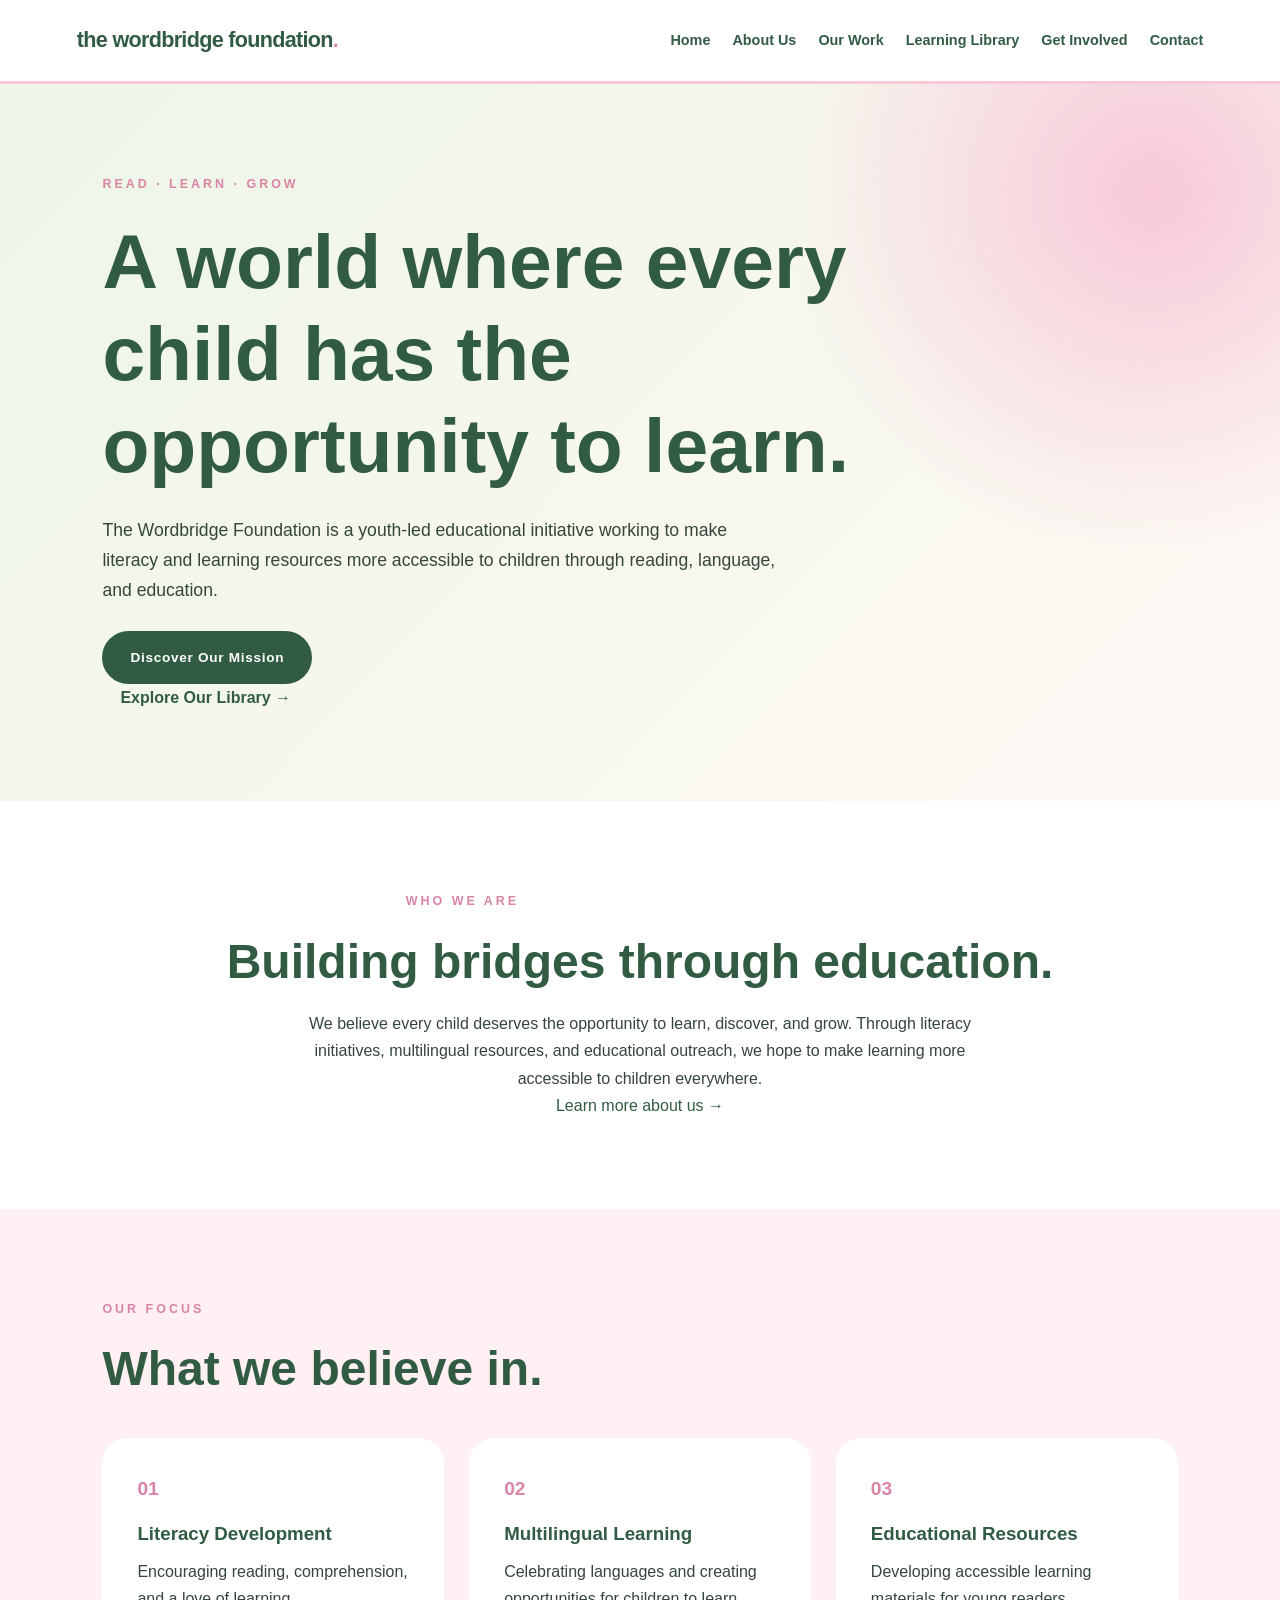
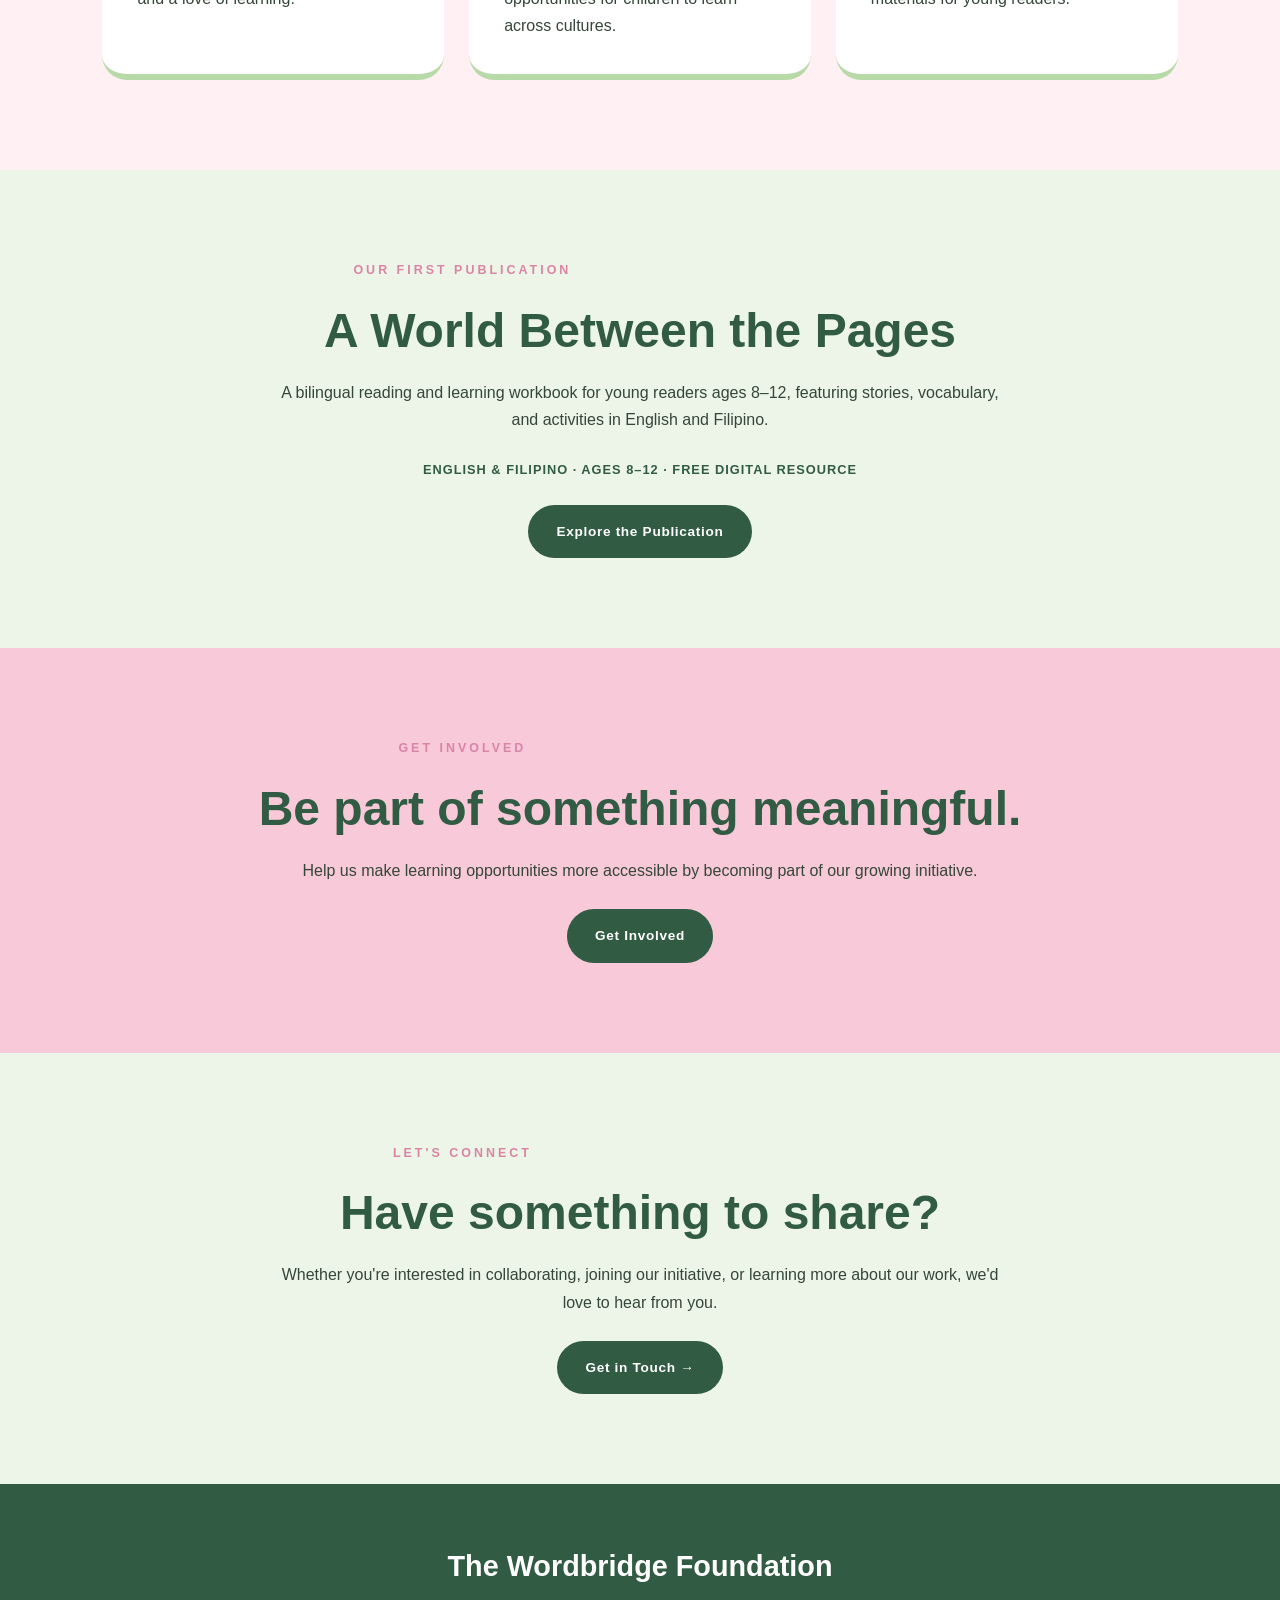
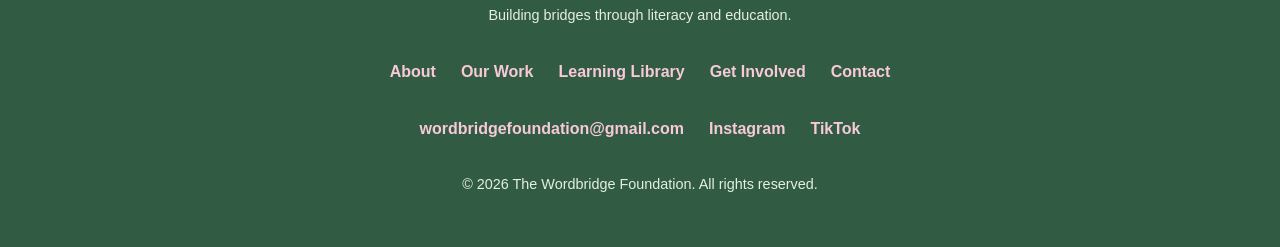
<file: index.html>
<!DOCTYPE html>
<html lang="en">
<head>
    <meta charset="UTF-8">
    <meta name="viewport" content="width=device-width, initial-scale=1.0">

    <title>The Wordbridge Foundation</title>

    <meta name="description" content="The Wordbridge Foundation is a youth-led educational initiative making literacy and learning resources more accessible to children.">

    <link rel="stylesheet" href="css/style.css">
</head>

<body>

<header>
    <nav class="navbar">
        <a href="index.html" class="logo">
            the wordbridge foundation<span>.</span>
        </a>

        <div class="nav-links">
            <a href="index.html">Home</a>
            <a href="about.html">About Us</a>
            <a href="work.html">Our Work</a>
            <a href="library.html">Learning Library</a>
            <a href="get-involved.html">Get Involved</a>
            <a href="contact.html">Contact</a>
        </div>
    </nav>
</header>

<main>

    <section class="hero">
        <p class="eyebrow">READ · LEARN · GROW</p>

        <h1>A world where every child has the opportunity to learn.</h1>

        <p>
            The Wordbridge Foundation is a youth-led educational initiative
            working to make literacy and learning resources more accessible
            to children through reading, language, and education.
        </p>

        <a href="about.html" class="button">Discover Our Mission</a>
        <a href="library.html" class="text-link">Explore Our Library →</a>
    </section>

    <section class="intro">
        <p class="eyebrow">WHO WE ARE</p>

        <h2>Building bridges through education.</h2>

        <p>
            We believe every child deserves the opportunity to learn,
            discover, and grow. Through literacy initiatives, multilingual
            resources, and educational outreach, we hope to make learning
            more accessible to children everywhere.
        </p>

        <a href="about.html">Learn more about us →</a>
    </section>

    <section class="focus">
        <p class="eyebrow">OUR FOCUS</p>

        <h2>What we believe in.</h2>

        <div class="focus-grid">

            <article class="focus-card">
                <span>01</span>
                <h3>Literacy Development</h3>
                <p>
                    Encouraging reading, comprehension, and a love of learning.
                </p>
            </article>

            <article class="focus-card">
                <span>02</span>
                <h3>Multilingual Learning</h3>
                <p>
                    Celebrating languages and creating opportunities
                    for children to learn across cultures.
                </p>
            </article>

            <article class="focus-card">
                <span>03</span>
                <h3>Educational Resources</h3>
                <p>
                    Developing accessible learning materials for young readers.
                </p>
            </article>

        </div>
    </section>

    <section class="featured">
        <p class="eyebrow">OUR FIRST PUBLICATION</p>

        <h2>A World Between the Pages</h2>

        <p>
            A bilingual reading and learning workbook for young readers
            ages 8–12, featuring stories, vocabulary, and activities
            in English and Filipino.
        </p>

        <p class="publication-details">
            ENGLISH & FILIPINO · AGES 8–12 · FREE DIGITAL RESOURCE
        </p>

        <a href="library.html" class="button">
            Explore the Publication
        </a>
    </section>

    <section class="involved">
        <p class="eyebrow">GET INVOLVED</p>

        <h2>Be part of something meaningful.</h2>

        <p>
            Help us make learning opportunities more accessible
            by becoming part of our growing initiative.
        </p>

        <a href="get-involved.html" class="button">Get Involved</a>
    </section>

    <section class="contact-preview">
        <p class="eyebrow">LET'S CONNECT</p>

        <h2>Have something to share?</h2>

        <p>
            Whether you're interested in collaborating,
            joining our initiative, or learning more about
            our work, we'd love to hear from you.
        </p>

        <a href="contact.html" class="button">Get in Touch →</a>
    </section>

</main>

<footer>
    <h2>The Wordbridge Foundation</h2>

    <p>Building bridges through literacy and education.</p>

    <div class="footer-links">
        <a href="about.html">About</a>
        <a href="work.html">Our Work</a>
        <a href="library.html">Learning Library</a>
        <a href="get-involved.html">Get Involved</a>
        <a href="contact.html">Contact</a>
    </div>

    <div class="footer-contact">
        <a href="mailto:wordbridgefoundation@gmail.com">
            wordbridgefoundation@gmail.com
        </a>

        <a href="https://instagram.com/thewordbridgefoundation">
            Instagram
        </a>

        <a href="https://www.tiktok.com/@thewordbridgefoundation">
            TikTok
        </a>
    </div>

    <p>© 2026 The Wordbridge Foundation. All rights reserved.</p>
</footer>

</body>
</html>
</file>
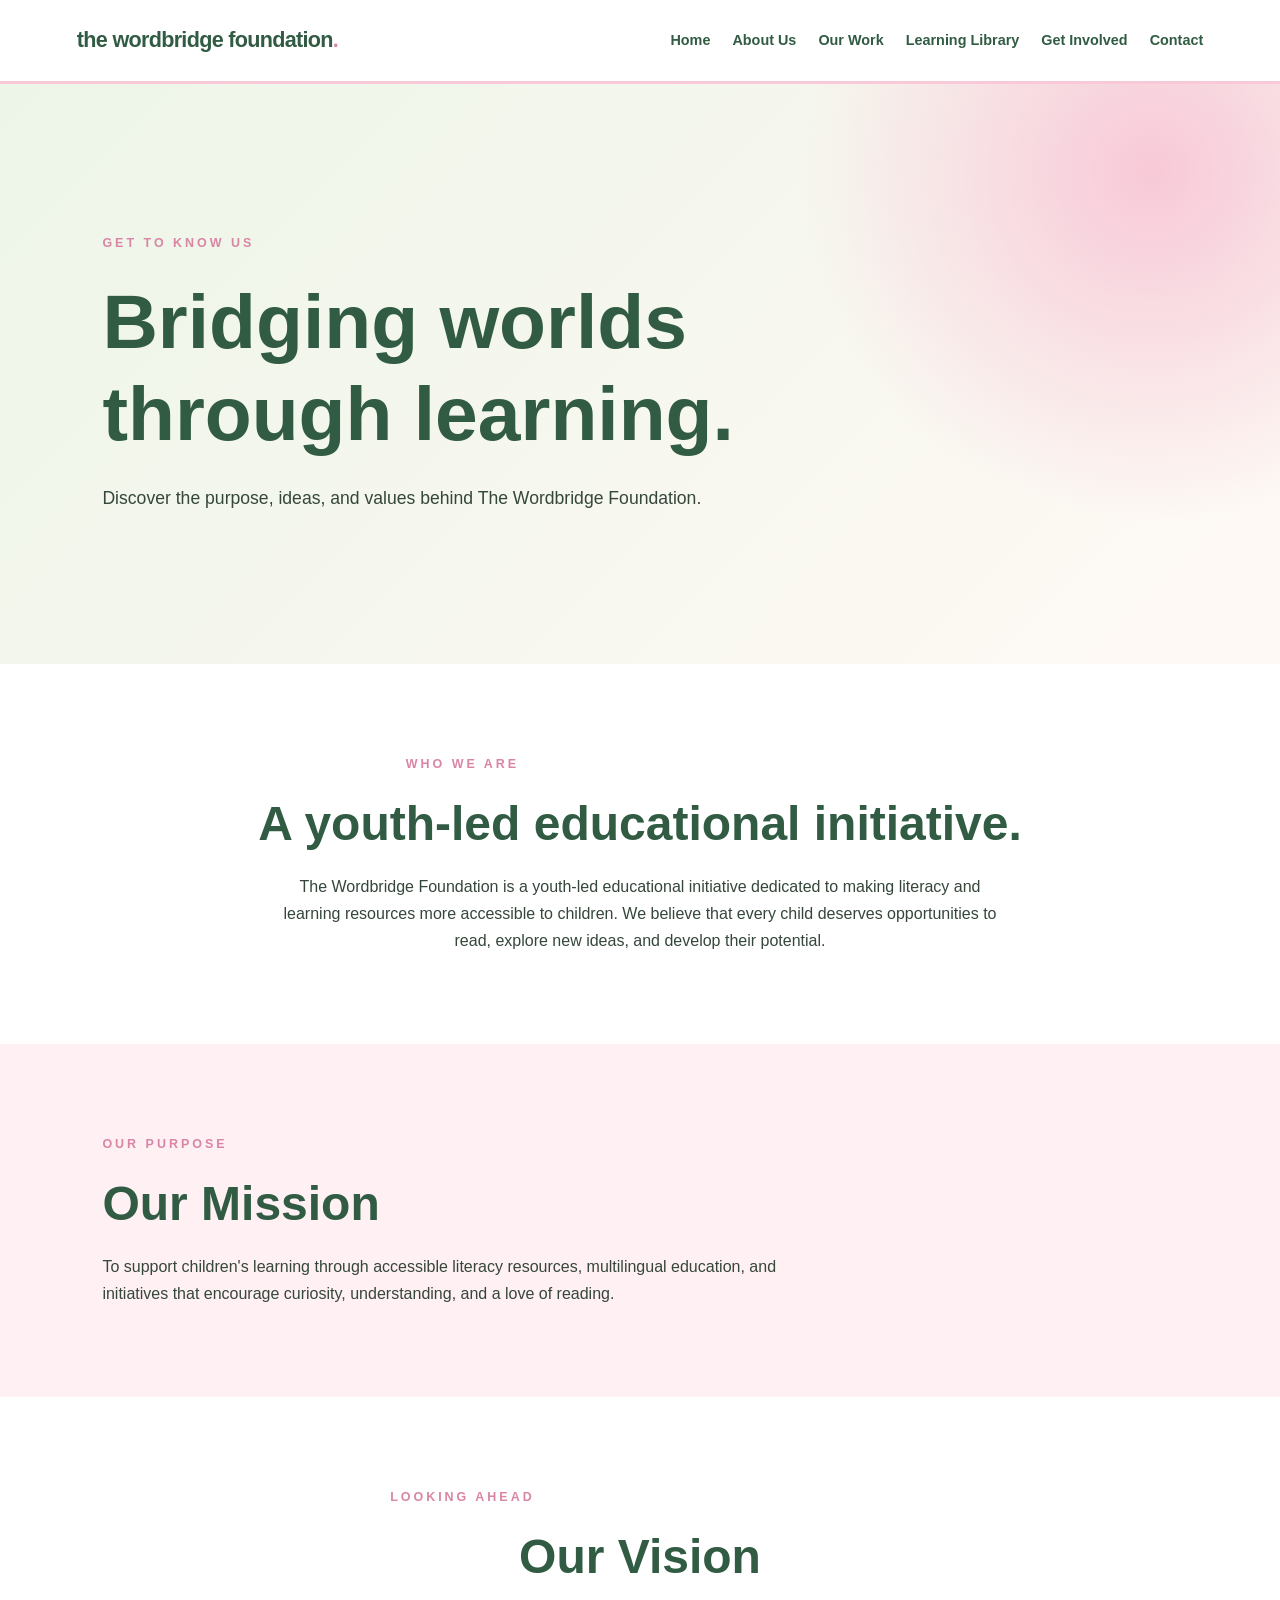
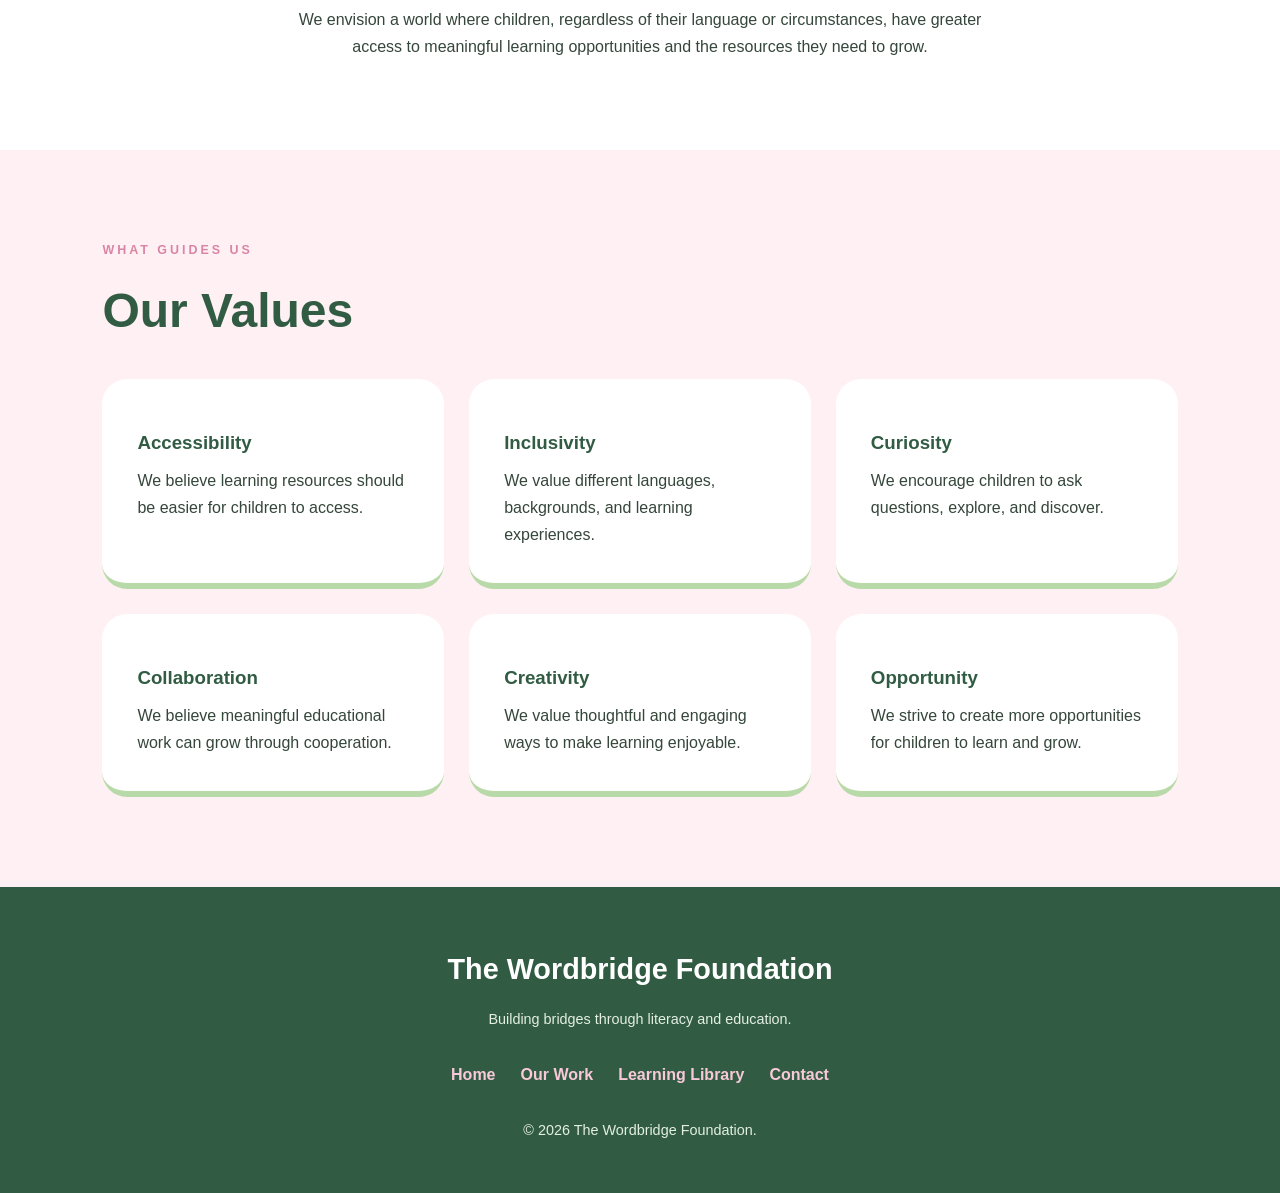
<file: about.html>
<!DOCTYPE html>
<html lang="en">
<head>
    <meta charset="UTF-8">
    <meta name="viewport" content="width=device-width, initial-scale=1.0">
    <title>About Us | The Wordbridge Foundation</title>
    <link rel="stylesheet" href="css/style.css">
</head>

<body>

<header>
    <nav class="navbar">
        <a href="index.html" class="logo">the wordbridge foundation<span>.</span></a>

        <div class="nav-links">
            <a href="index.html">Home</a>
            <a href="about.html">About Us</a>
            <a href="work.html">Our Work</a>
            <a href="library.html">Learning Library</a>
            <a href="get-involved.html">Get Involved</a>
            <a href="contact.html">Contact</a>
        </div>
    </nav>
</header>

<main>

<section class="hero">
    <p class="eyebrow">GET TO KNOW US</p>
    <h1>Bridging worlds through learning.</h1>
    <p>
        Discover the purpose, ideas, and values behind
        The Wordbridge Foundation.
    </p>
</section>

<section class="intro">
    <p class="eyebrow">WHO WE ARE</p>
    <h2>A youth-led educational initiative.</h2>
    <p>
        The Wordbridge Foundation is a youth-led educational initiative
        dedicated to making literacy and learning resources more accessible
        to children. We believe that every child deserves opportunities
        to read, explore new ideas, and develop their potential.
    </p>
</section>

<section class="focus">
    <p class="eyebrow">OUR PURPOSE</p>
    <h2>Our Mission</h2>
    <p>
        To support children's learning through accessible literacy
        resources, multilingual education, and initiatives that encourage
        curiosity, understanding, and a love of reading.
    </p>
</section>

<section class="intro">
    <p class="eyebrow">LOOKING AHEAD</p>
    <h2>Our Vision</h2>
    <p>
        We envision a world where children, regardless of their
        language or circumstances, have greater access to meaningful
        learning opportunities and the resources they need to grow.
    </p>
</section>

<section class="focus">
    <p class="eyebrow">WHAT GUIDES US</p>
    <h2>Our Values</h2>

    <div class="focus-grid">

        <article class="focus-card">
            <h3>Accessibility</h3>
            <p>We believe learning resources should be easier for children to access.</p>
        </article>

        <article class="focus-card">
            <h3>Inclusivity</h3>
            <p>We value different languages, backgrounds, and learning experiences.</p>
        </article>

        <article class="focus-card">
            <h3>Curiosity</h3>
            <p>We encourage children to ask questions, explore, and discover.</p>
        </article>

        <article class="focus-card">
            <h3>Collaboration</h3>
            <p>We believe meaningful educational work can grow through cooperation.</p>
        </article>

        <article class="focus-card">
            <h3>Creativity</h3>
            <p>We value thoughtful and engaging ways to make learning enjoyable.</p>
        </article>

        <article class="focus-card">
            <h3>Opportunity</h3>
            <p>We strive to create more opportunities for children to learn and grow.</p>
        </article>

    </div>
</section>

</main>

<footer>
    <h2>The Wordbridge Foundation</h2>
    <p>Building bridges through literacy and education.</p>

    <div class="footer-links">
        <a href="index.html">Home</a>
        <a href="work.html">Our Work</a>
        <a href="library.html">Learning Library</a>
        <a href="contact.html">Contact</a>
    </div>

    <p>© 2026 The Wordbridge Foundation.</p>
</footer>

</body>
</html>
</file>
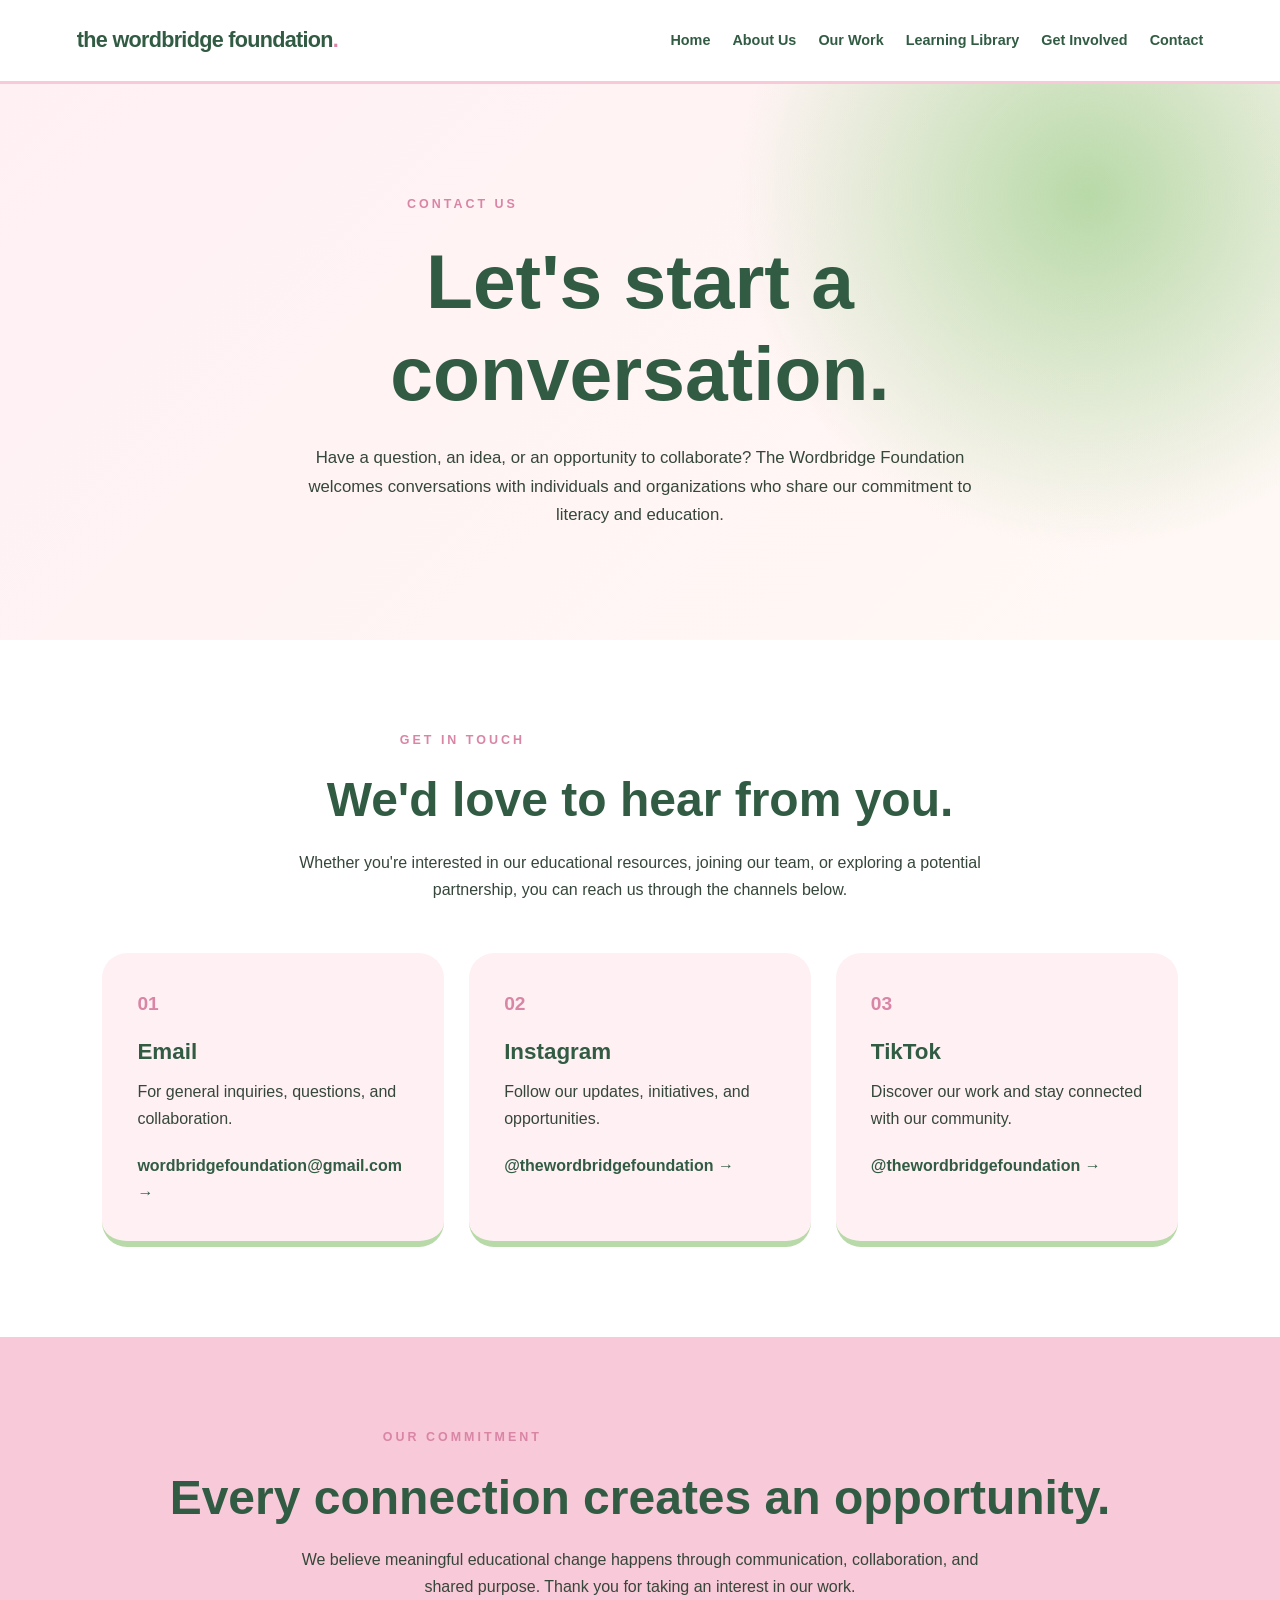
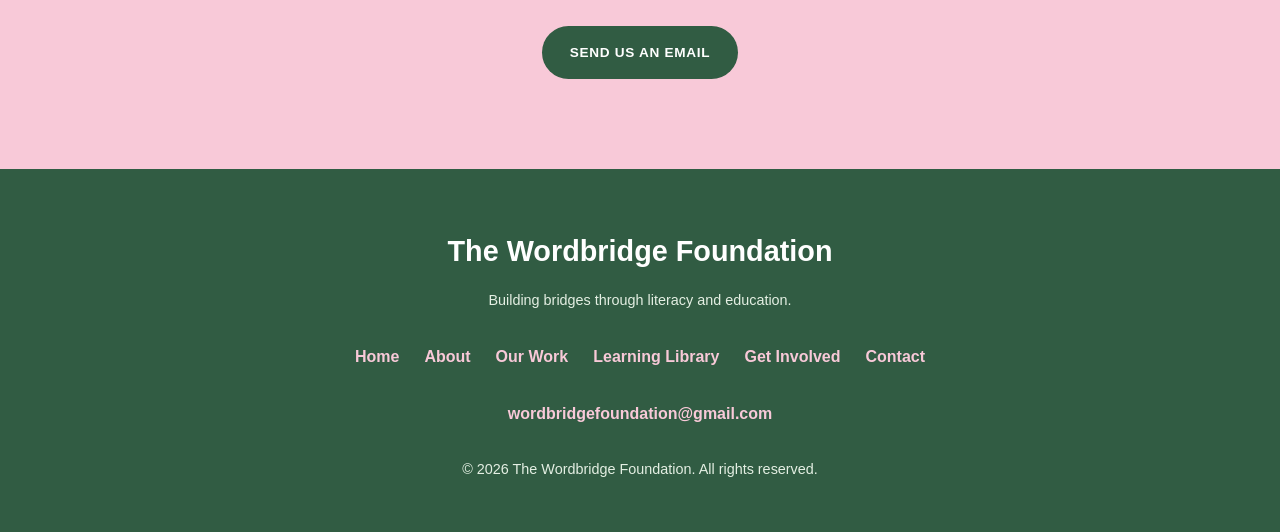
<file: contact.html>
<!DOCTYPE html>
<html lang="en">
<head>
    <meta charset="UTF-8">
    <meta name="viewport" content="width=device-width, initial-scale=1.0">

    <title>Contact | The Wordbridge Foundation</title>

    <meta name="description" content="Get in touch with The Wordbridge Foundation about educational initiatives, partnerships, and opportunities to collaborate.">

    <link rel="stylesheet" href="css/style.css">
</head>

<body>

<header>
    <nav class="navbar">
        <a href="index.html" class="logo">
            the wordbridge foundation<span>.</span>
        </a>

        <div class="nav-links">
            <a href="index.html">Home</a>
            <a href="about.html">About Us</a>
            <a href="work.html">Our Work</a>
            <a href="library.html">Learning Library</a>
            <a href="get-involved.html">Get Involved</a>
            <a href="contact.html">Contact</a>
        </div>
    </nav>
</header>

<main>

    <section class="contact-hero">
        <p class="eyebrow">CONTACT US</p>

        <h1>Let's start a conversation.</h1>

        <p>
            Have a question, an idea, or an opportunity to collaborate?
            The Wordbridge Foundation welcomes conversations with
            individuals and organizations who share our commitment
            to literacy and education.
        </p>
    </section>

    <section class="contact-section">

        <div class="contact-intro">
            <p class="eyebrow">GET IN TOUCH</p>

            <h2>We'd love to hear from you.</h2>

            <p>
                Whether you're interested in our educational resources,
                joining our team, or exploring a potential partnership,
                you can reach us through the channels below.
            </p>
        </div>

        <div class="contact-grid">

            <article class="contact-card">
                <span>01</span>
                <h3>Email</h3>
                <p>
                    For general inquiries, questions, and collaboration.
                </p>
                <a href="mailto:wordbridgefoundation@gmail.com">
                    wordbridgefoundation@gmail.com →
                </a>
            </article>

            <article class="contact-card">
                <span>02</span>
                <h3>Instagram</h3>
                <p>
                    Follow our updates, initiatives, and opportunities.
                </p>
                <a href="https://instagram.com/thewordbridgefoundation"
                   target="_blank" rel="noopener noreferrer">
                    @thewordbridgefoundation →
                </a>
            </article>

            <article class="contact-card">
                <span>03</span>
                <h3>TikTok</h3>
                <p>
                    Discover our work and stay connected with our community.
                </p>
                <a href="https://www.tiktok.com/@thewordbridgefoundation"
                   target="_blank" rel="noopener noreferrer">
                    @thewordbridgefoundation →
                </a>
            </article>

        </div>

    </section>

    <section class="contact-note">
        <p class="eyebrow">OUR COMMITMENT</p>

        <h2>Every connection creates an opportunity.</h2>

        <p>
            We believe meaningful educational change happens
            through communication, collaboration, and shared purpose.
            Thank you for taking an interest in our work.
        </p>

        <a href="mailto:wordbridgefoundation@gmail.com" class="button">
            SEND US AN EMAIL
        </a>
    </section>

</main>

<footer>
    <h2>The Wordbridge Foundation</h2>

    <p>Building bridges through literacy and education.</p>

    <div class="footer-links">
        <a href="index.html">Home</a>
        <a href="about.html">About</a>
        <a href="work.html">Our Work</a>
        <a href="library.html">Learning Library</a>
        <a href="get-involved.html">Get Involved</a>
        <a href="contact.html">Contact</a>
    </div>

    <div class="footer-contact">
        <a href="mailto:wordbridgefoundation@gmail.com">
            wordbridgefoundation@gmail.com
        </a>
    </div>

    <p>© 2026 The Wordbridge Foundation. All rights reserved.</p>
</footer>

</body>
</html>
</file>
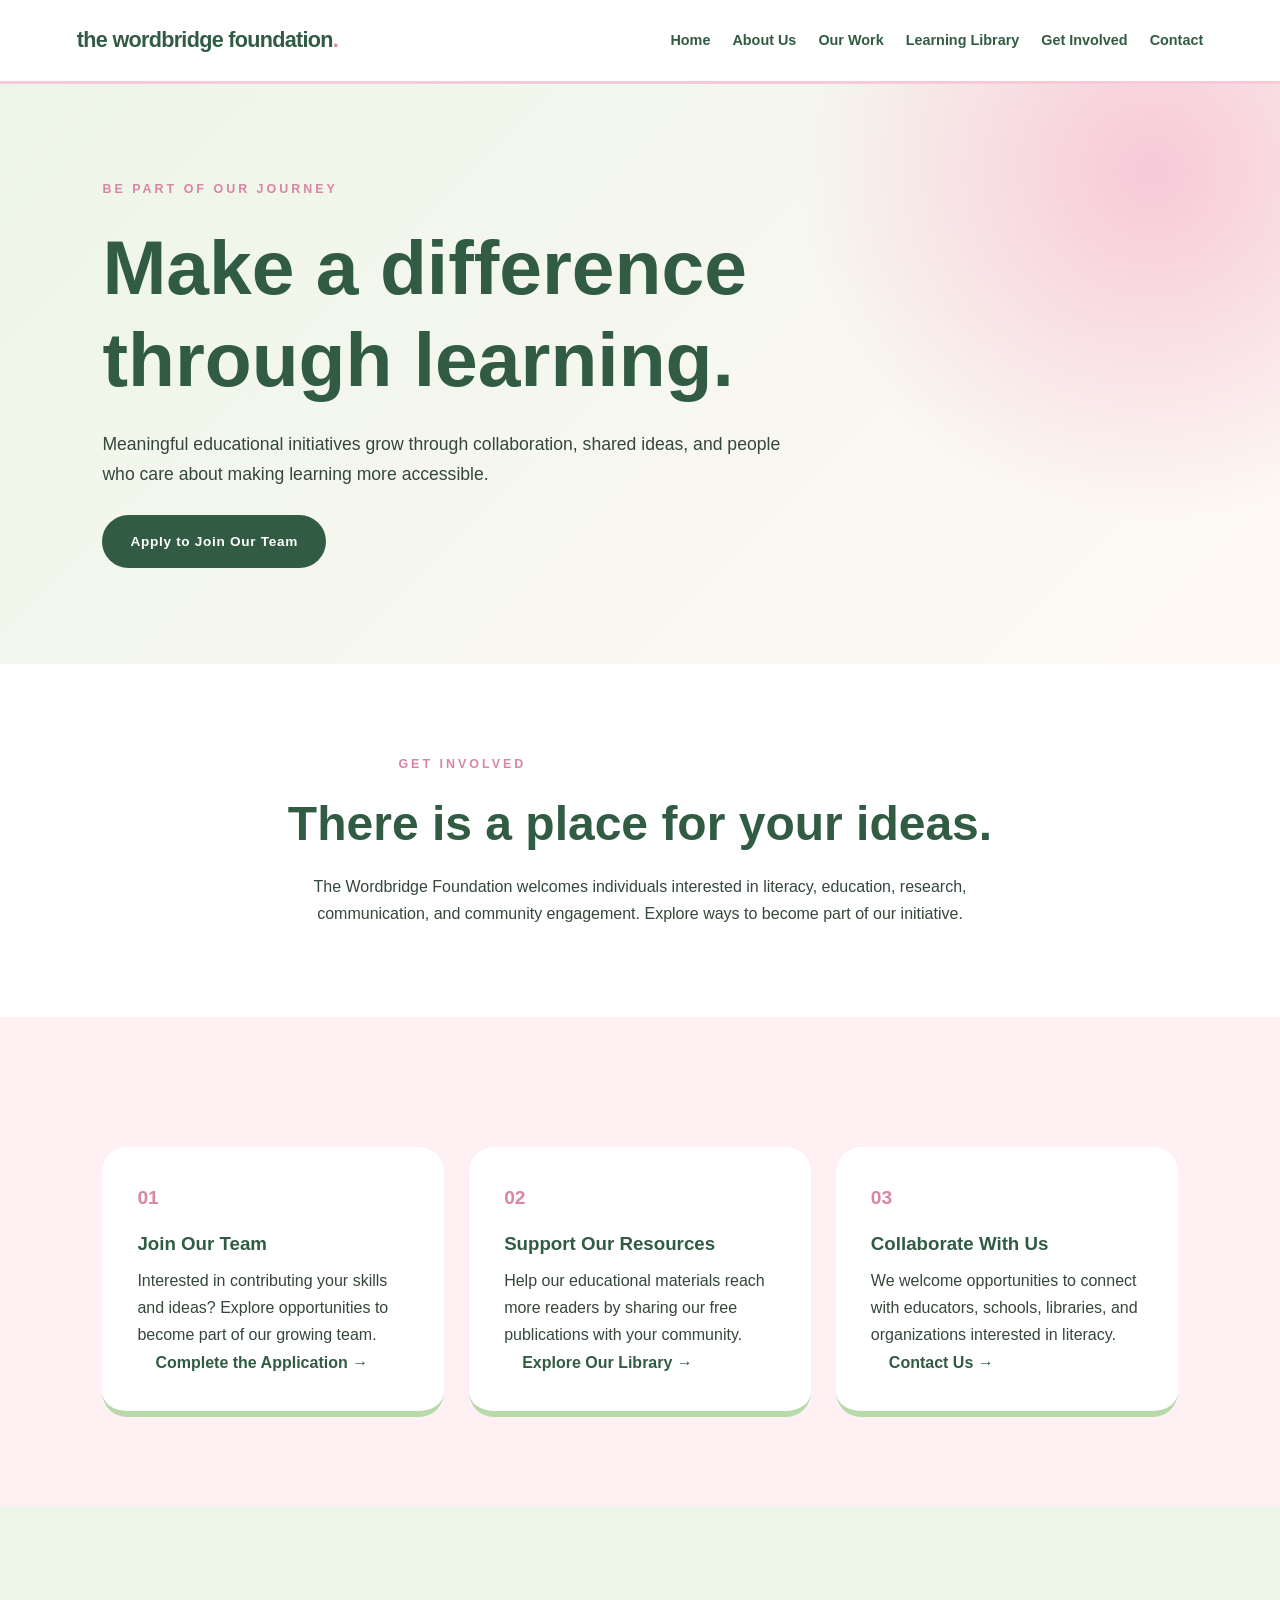
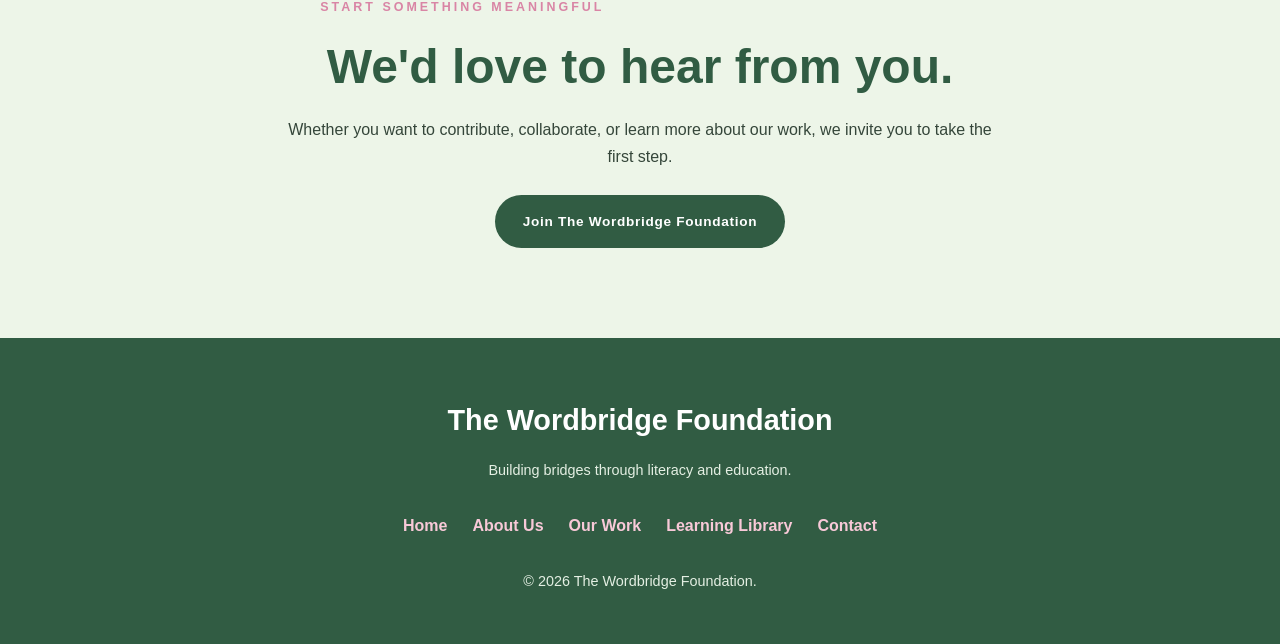
<file: get-involved.html>
<!DOCTYPE html>
<html lang="en">
<head>
    <meta charset="UTF-8">
    <meta name="viewport" content="width=device-width, initial-scale=1.0">

    <title>Get Involved | The Wordbridge Foundation</title>

    <meta name="description" content="Discover opportunities to join and collaborate with The Wordbridge Foundation.">

    <link rel="stylesheet" href="css/style.css">
</head>

<body>

<header>
    <nav class="navbar">
        <a href="index.html" class="logo">
            the wordbridge foundation<span>.</span>
        </a>

        <div class="nav-links">
            <a href="index.html">Home</a>
            <a href="about.html">About Us</a>
            <a href="work.html">Our Work</a>
            <a href="library.html">Learning Library</a>
            <a href="get-involved.html">Get Involved</a>
            <a href="contact.html">Contact</a>
        </div>
    </nav>
</header>

<main>

    <section class="hero">
        <p class="eyebrow">BE PART OF OUR JOURNEY</p>

        <h1>Make a difference through learning.</h1>

        <p>
            Meaningful educational initiatives grow through
            collaboration, shared ideas, and people who care
            about making learning more accessible.
        </p>

        <a
            href="https://docs.google.com/forms/d/e/1FAIpQLSdffxN7SCBbrsL0EdyNR5KtEQxUPDeNFtAPepD96zf4FHwZrw/viewform"
            class="button"
            target="_blank"
            rel="noopener noreferrer"
        >
            Apply to Join Our Team
        </a>
    </section>

    <section class="intro">
        <p class="eyebrow">GET INVOLVED</p>

        <h2>There is a place for your ideas.</h2>

        <p>
            The Wordbridge Foundation welcomes individuals
            interested in literacy, education, research,
            communication, and community engagement.
            Explore ways to become part of our initiative.
        </p>
    </section>

    <section class="focus">

        <div class="focus-grid">

            <article class="focus-card">
                <span>01</span>
                <h3>Join Our Team</h3>

                <p>
                    Interested in contributing your skills
                    and ideas? Explore opportunities to become
                    part of our growing team.
                </p>

                <a
                    href="https://docs.google.com/forms/d/e/1FAIpQLSdffxN7SCBbrsL0EdyNR5KtEQxUPDeNFtAPepD96zf4FHwZrw/viewform"
                    class="text-link"
                    target="_blank"
                    rel="noopener noreferrer"
                >
                    Complete the Application →
                </a>
            </article>

            <article class="focus-card">
                <span>02</span>
                <h3>Support Our Resources</h3>

                <p>
                    Help our educational materials reach
                    more readers by sharing our free
                    publications with your community.
                </p>

                <a href="library.html" class="text-link">
                    Explore Our Library →
                </a>
            </article>

            <article class="focus-card">
                <span>03</span>
                <h3>Collaborate With Us</h3>

                <p>
                    We welcome opportunities to connect
                    with educators, schools, libraries,
                    and organizations interested in literacy.
                </p>

                <a href="contact.html" class="text-link">
                    Contact Us →
                </a>
            </article>

        </div>

    </section>

    <section class="featured">
        <p class="eyebrow">START SOMETHING MEANINGFUL</p>

        <h2>We'd love to hear from you.</h2>

        <p>
            Whether you want to contribute, collaborate,
            or learn more about our work, we invite you
            to take the first step.
        </p>

        <a
            href="https://docs.google.com/forms/d/e/1FAIpQLSdffxN7SCBbrsL0EdyNR5KtEQxUPDeNFtAPepD96zf4FHwZrw/viewform"
            class="button"
            target="_blank"
            rel="noopener noreferrer"
        >
            Join The Wordbridge Foundation
        </a>
    </section>

</main>

<footer>
    <h2>The Wordbridge Foundation</h2>

    <p>Building bridges through literacy and education.</p>

    <div class="footer-links">
        <a href="index.html">Home</a>
        <a href="about.html">About Us</a>
        <a href="work.html">Our Work</a>
        <a href="library.html">Learning Library</a>
        <a href="contact.html">Contact</a>
    </div>

    <p>© 2026 The Wordbridge Foundation.</p>
</footer>

</body>
</html>
</file>
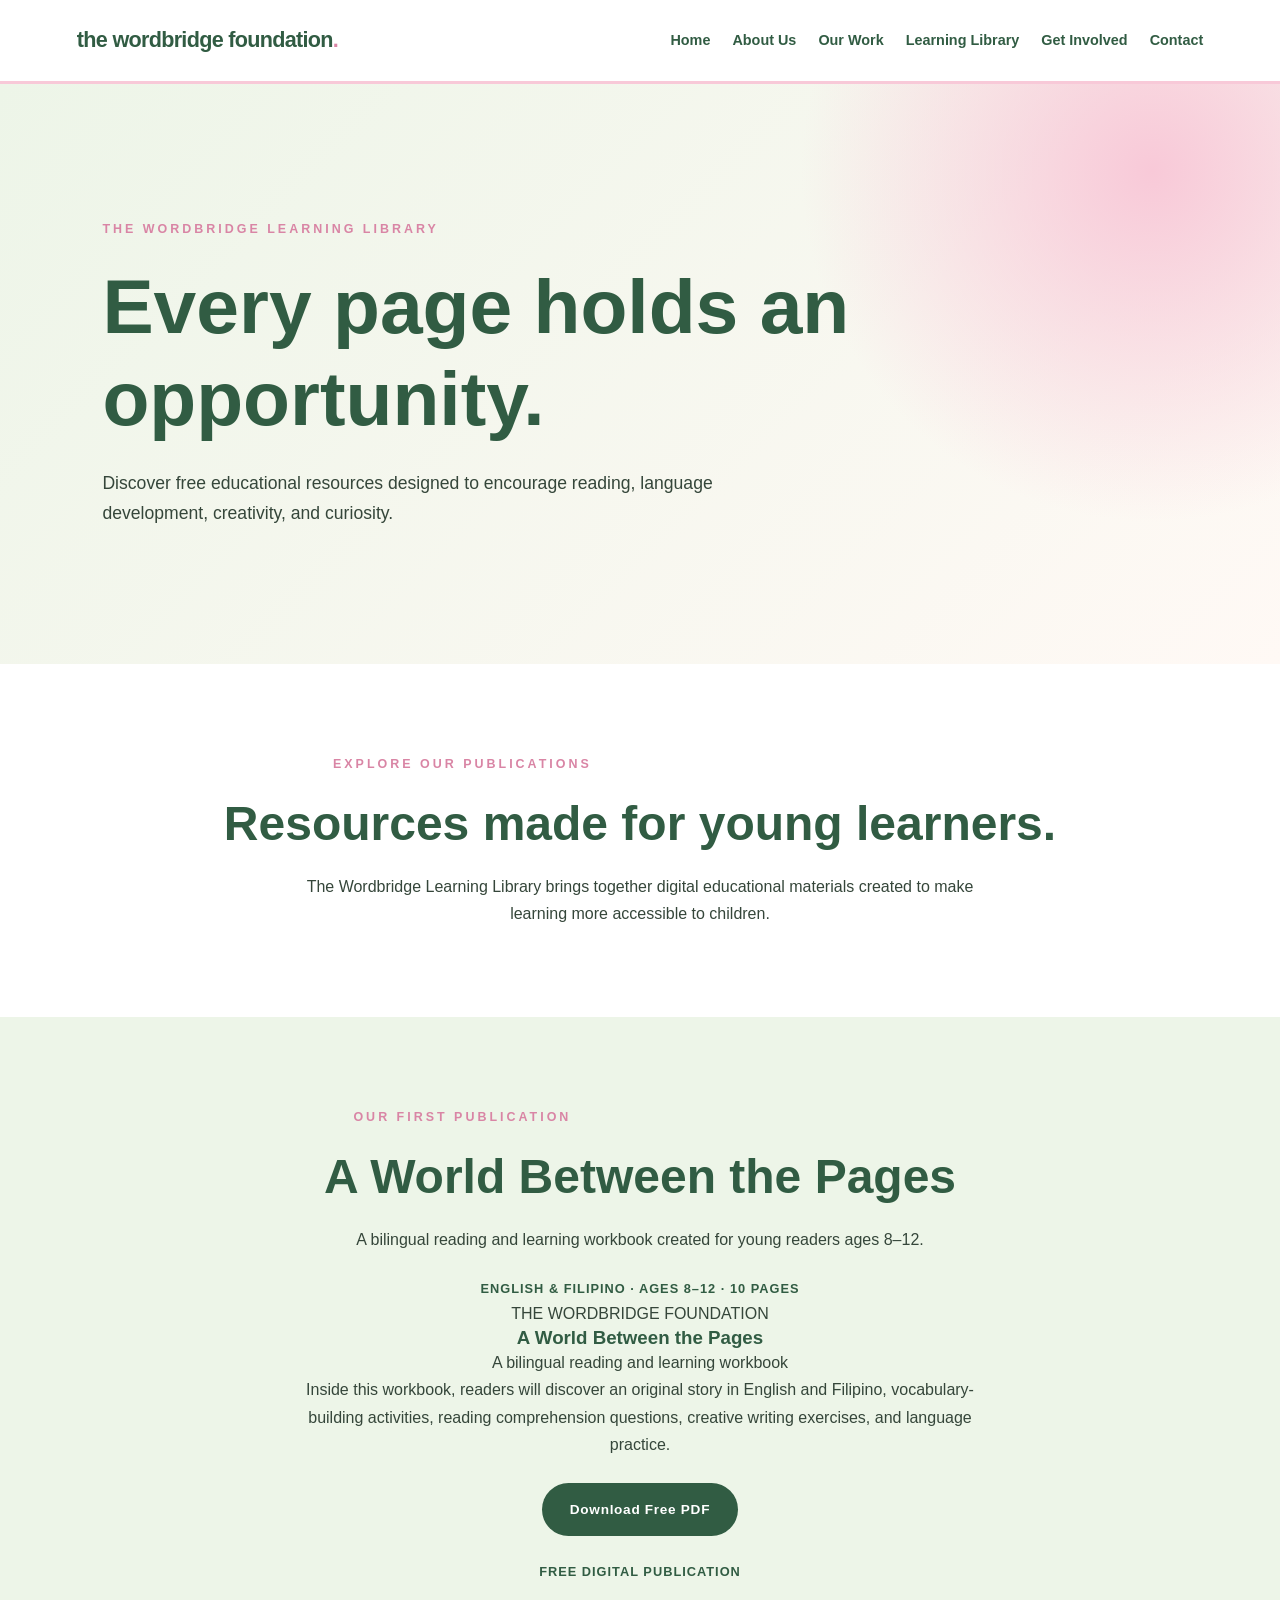
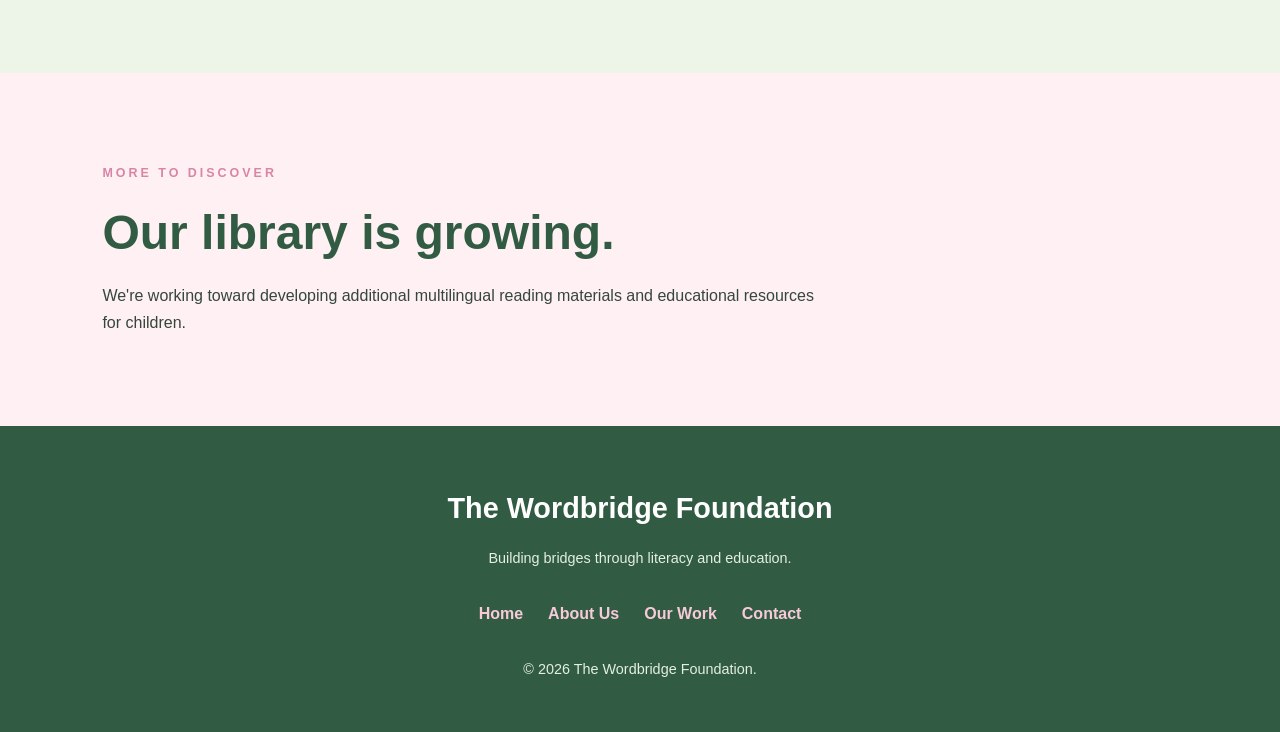
<file: library.html>
<!DOCTYPE html>
<html lang="en">

<head>
    <meta charset="UTF-8">
    <meta name="viewport" content="width=device-width, initial-scale=1.0">

    <title>Learning Library | The Wordbridge Foundation</title>
    <meta name="description" content="Explore free multilingual reading and educational resources from The Wordbridge Foundation.">

    <link rel="stylesheet" href="css/style.css">
</head>

<body>

<header>
    <nav class="navbar">

        <a href="index.html" class="logo">
            the wordbridge foundation<span>.</span>
        </a>

        <div class="nav-links">
            <a href="index.html">Home</a>
            <a href="about.html">About Us</a>
            <a href="work.html">Our Work</a>
            <a href="library.html">Learning Library</a>
            <a href="get-involved.html">Get Involved</a>
            <a href="contact.html">Contact</a>
        </div>

    </nav>
</header>

<main>

    <section class="hero">

        <p class="eyebrow">THE WORDBRIDGE LEARNING LIBRARY</p>

        <h1>Every page holds an opportunity.</h1>

        <p>
            Discover free educational resources designed to encourage
            reading, language development, creativity, and curiosity.
        </p>

    </section>

    <section class="intro">

        <p class="eyebrow">EXPLORE OUR PUBLICATIONS</p>

        <h2>Resources made for young learners.</h2>

        <p>
            The Wordbridge Learning Library brings together digital
            educational materials created to make learning more
            accessible to children.
        </p>

    </section>

    <section class="featured">

        <p class="eyebrow">OUR FIRST PUBLICATION</p>

        <h2>A World Between the Pages</h2>

        <p>
            A bilingual reading and learning workbook created
            for young readers ages 8–12.
        </p>

        <p class="publication-details">
            ENGLISH & FILIPINO · AGES 8–12 · 10 PAGES
        </p>

        <div class="book-placeholder">

            <span>THE WORDBRIDGE FOUNDATION</span>

            <h3>A World Between the Pages</h3>

            <p>A bilingual reading and learning workbook</p>

        </div>

        <p>
            Inside this workbook, readers will discover an original
            story in English and Filipino, vocabulary-building
            activities, reading comprehension questions,
            creative writing exercises, and language practice.
        </p>

        <a
            href="./workbook.pdf"
            class="button"
            target="_blank"
            rel="noopener noreferrer"
        >
            Download Free PDF
        </a>

        <p class="publication-details">
            FREE DIGITAL PUBLICATION
        </p>

    </section>

    <section class="focus">

        <p class="eyebrow">MORE TO DISCOVER</p>

        <h2>Our library is growing.</h2>

        <p>
            We're working toward developing additional multilingual
            reading materials and educational resources for children.
        </p>

    </section>

</main>

<footer>

    <h2>The Wordbridge Foundation</h2>

    <p>Building bridges through literacy and education.</p>

    <div class="footer-links">

        <a href="index.html">Home</a>
        <a href="about.html">About Us</a>
        <a href="work.html">Our Work</a>
        <a href="contact.html">Contact</a>

    </div>

    <p>© 2026 The Wordbridge Foundation.</p>

</footer>

</body>
</html>
</file>
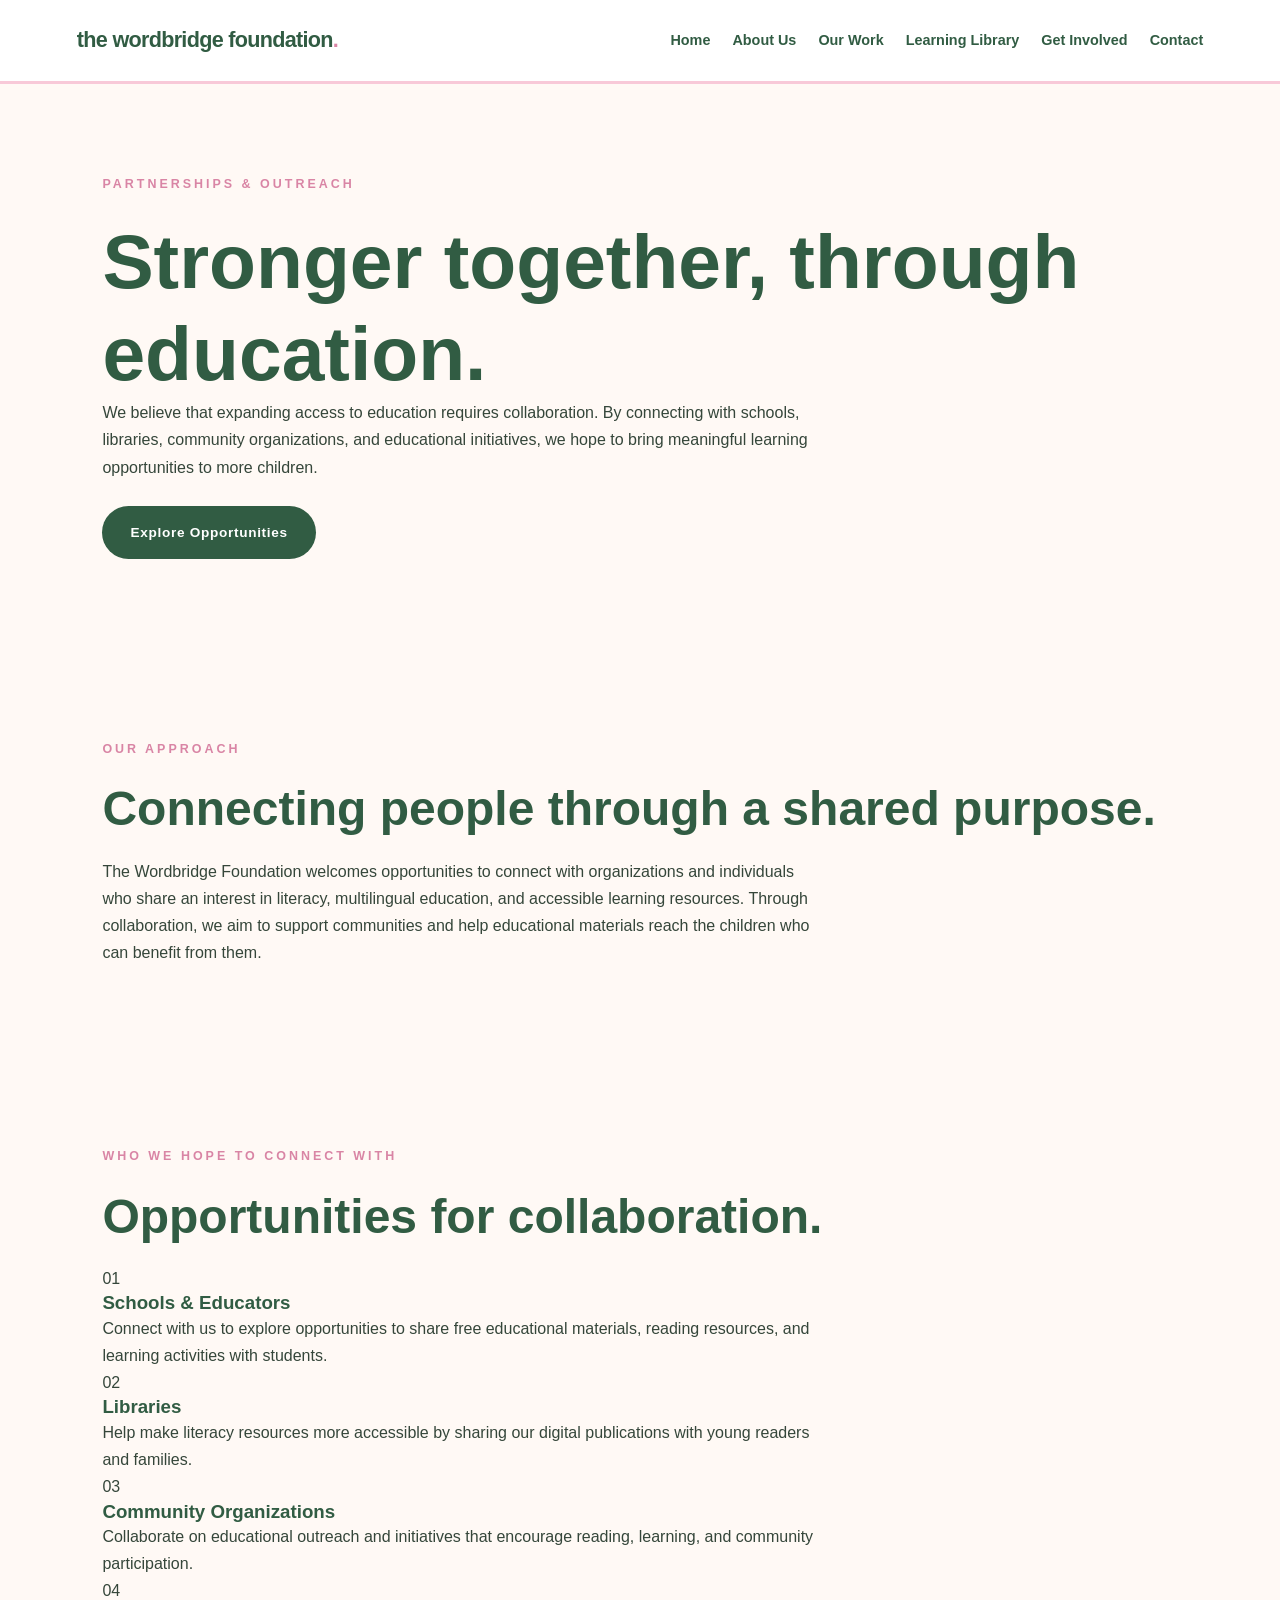
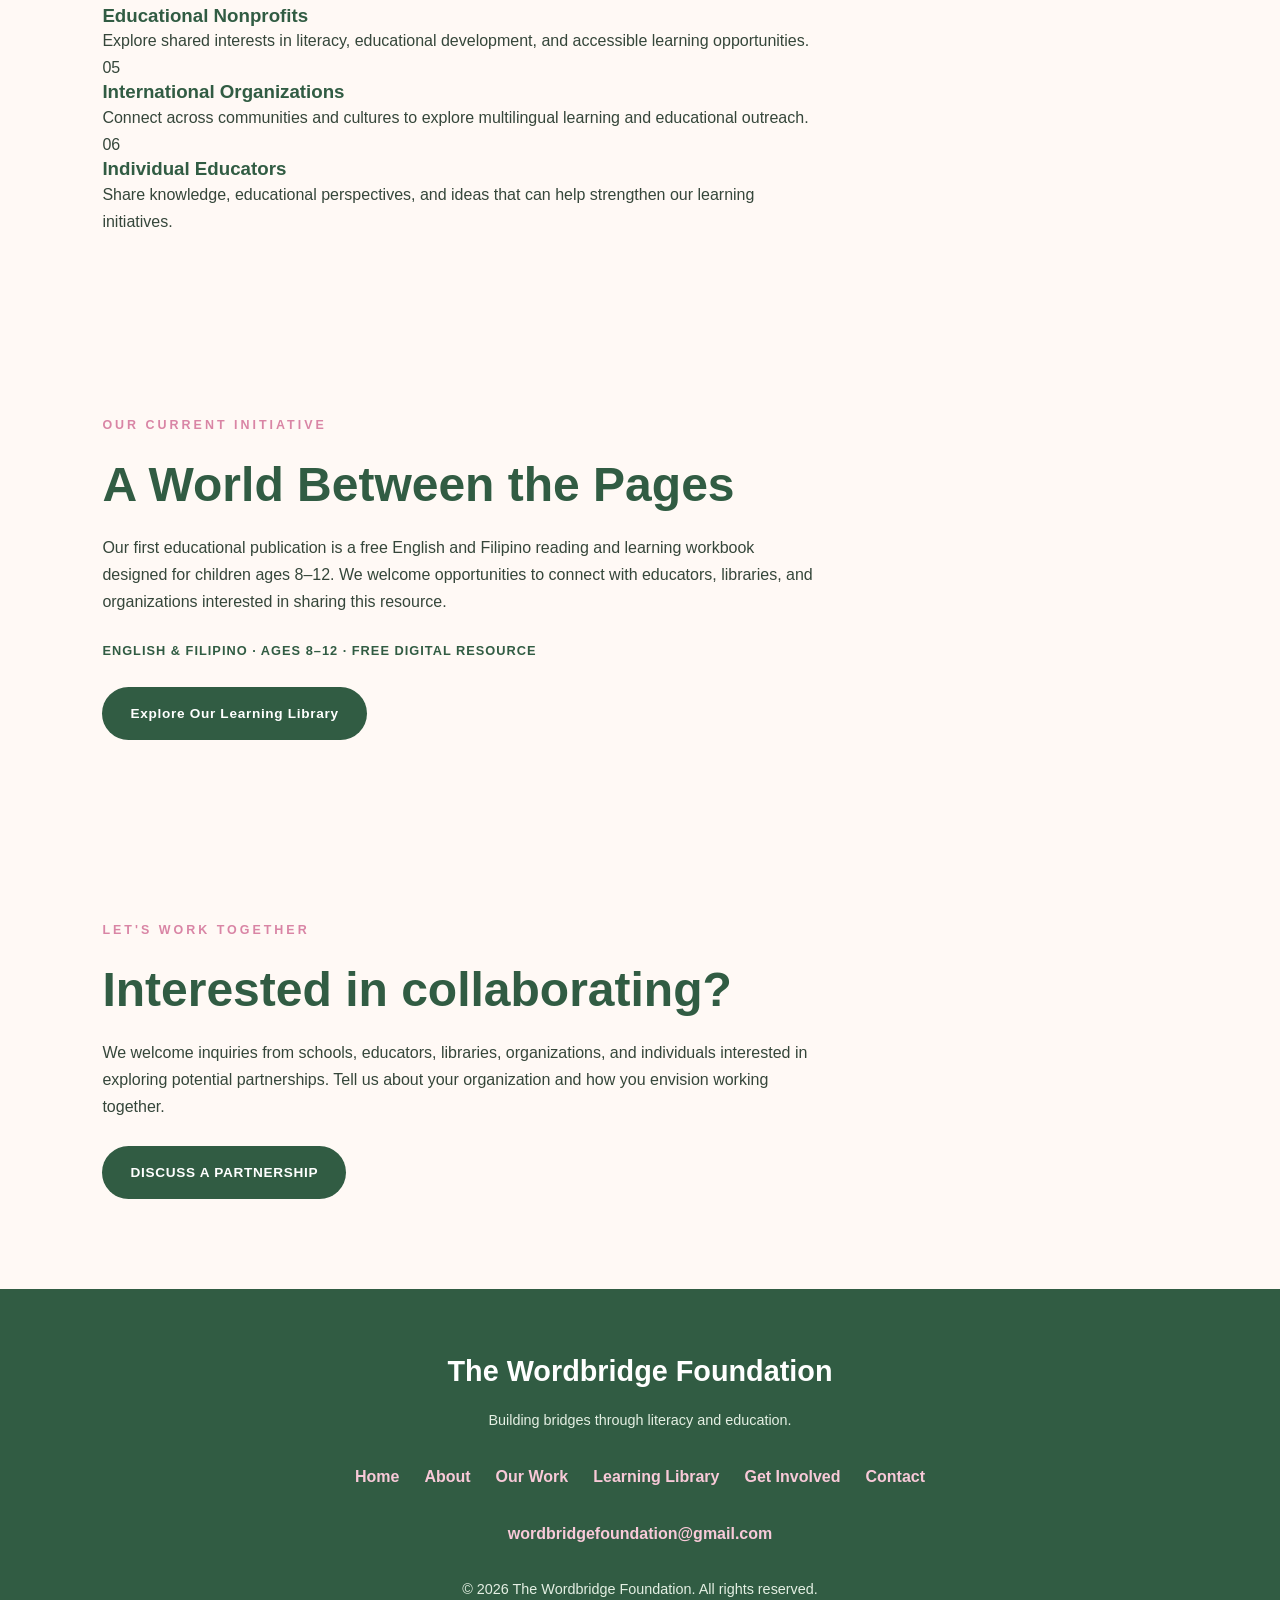
<file: partnerships.html>
<!DOCTYPE html>
<html lang="en">
<head>
    <meta charset="UTF-8">
    <meta name="viewport" content="width=device-width, initial-scale=1.0">

    <title>Partnerships & Outreach | The Wordbridge Foundation</title>

    <meta name="description" content="Explore partnership and outreach opportunities with The Wordbridge Foundation to support literacy, education, and accessible learning resources.">

    <link rel="stylesheet" href="css/style.css">
</head>

<body>

<header>
    <nav class="navbar">
        <a href="index.html" class="logo">
            the wordbridge foundation<span>.</span>
        </a>

        <div class="nav-links">
            <a href="index.html">Home</a>
            <a href="about.html">About Us</a>
            <a href="work.html">Our Work</a>
            <a href="library.html">Learning Library</a>
            <a href="get-involved.html">Get Involved</a>
            <a href="contact.html">Contact</a>
        </div>
    </nav>
</header>

<main>

    <section class="partnership-hero">
        <p class="eyebrow">PARTNERSHIPS & OUTREACH</p>

        <h1>Stronger together, through education.</h1>

        <p>
            We believe that expanding access to education requires
            collaboration. By connecting with schools, libraries,
            community organizations, and educational initiatives,
            we hope to bring meaningful learning opportunities
            to more children.
        </p>

        <a href="#opportunities" class="button">
            Explore Opportunities
        </a>
    </section>

    <section class="partnership-intro">
        <p class="eyebrow">OUR APPROACH</p>

        <h2>Connecting people through a shared purpose.</h2>

        <p>
            The Wordbridge Foundation welcomes opportunities
            to connect with organizations and individuals who
            share an interest in literacy, multilingual education,
            and accessible learning resources.

            Through collaboration, we aim to support communities
            and help educational materials reach the children
            who can benefit from them.
        </p>
    </section>

    <section class="partnership-opportunities" id="opportunities">
        <p class="eyebrow">WHO WE HOPE TO CONNECT WITH</p>

        <h2>Opportunities for collaboration.</h2>

        <div class="partnership-grid">

            <article class="partnership-card">
                <span>01</span>
                <h3>Schools & Educators</h3>
                <p>
                    Connect with us to explore opportunities
                    to share free educational materials,
                    reading resources, and learning activities
                    with students.
                </p>
            </article>

            <article class="partnership-card">
                <span>02</span>
                <h3>Libraries</h3>
                <p>
                    Help make literacy resources more accessible
                    by sharing our digital publications
                    with young readers and families.
                </p>
            </article>

            <article class="partnership-card">
                <span>03</span>
                <h3>Community Organizations</h3>
                <p>
                    Collaborate on educational outreach
                    and initiatives that encourage reading,
                    learning, and community participation.
                </p>
            </article>

            <article class="partnership-card">
                <span>04</span>
                <h3>Educational Nonprofits</h3>
                <p>
                    Explore shared interests in literacy,
                    educational development, and accessible
                    learning opportunities.
                </p>
            </article>

            <article class="partnership-card">
                <span>05</span>
                <h3>International Organizations</h3>
                <p>
                    Connect across communities and cultures
                    to explore multilingual learning
                    and educational outreach.
                </p>
            </article>

            <article class="partnership-card">
                <span>06</span>
                <h3>Individual Educators</h3>
                <p>
                    Share knowledge, educational perspectives,
                    and ideas that can help strengthen
                    our learning initiatives.
                </p>
            </article>

        </div>
    </section>

    <section class="partnership-feature">
        <p class="eyebrow">OUR CURRENT INITIATIVE</p>

        <h2>A World Between the Pages</h2>

        <p>
            Our first educational publication is a free
            English and Filipino reading and learning
            workbook designed for children ages 8–12.

            We welcome opportunities to connect with
            educators, libraries, and organizations
            interested in sharing this resource.
        </p>

        <p class="publication-details">
            ENGLISH & FILIPINO · AGES 8–12 · FREE DIGITAL RESOURCE
        </p>

        <a href="library.html" class="button">
            Explore Our Learning Library
        </a>
    </section>

    <section class="partnership-contact">
        <p class="eyebrow">LET'S WORK TOGETHER</p>

        <h2>Interested in collaborating?</h2>

        <p>
            We welcome inquiries from schools, educators,
            libraries, organizations, and individuals
            interested in exploring potential partnerships.

            Tell us about your organization and how
            you envision working together.
        </p>

        <a href="mailto:wordbridgefoundation@gmail.com?subject=Partnership%20Inquiry"
           class="button">
            DISCUSS A PARTNERSHIP
        </a>
    </section>

</main>

<footer>
    <h2>The Wordbridge Foundation</h2>

    <p>Building bridges through literacy and education.</p>

    <div class="footer-links">
        <a href="index.html">Home</a>
        <a href="about.html">About</a>
        <a href="work.html">Our Work</a>
        <a href="library.html">Learning Library</a>
        <a href="get-involved.html">Get Involved</a>
        <a href="contact.html">Contact</a>
    </div>

    <div class="footer-contact">
        <a href="mailto:wordbridgefoundation@gmail.com">
            wordbridgefoundation@gmail.com
        </a>
    </div>

    <p>© 2026 The Wordbridge Foundation. All rights reserved.</p>
</footer>

</body>
</html>
</file>
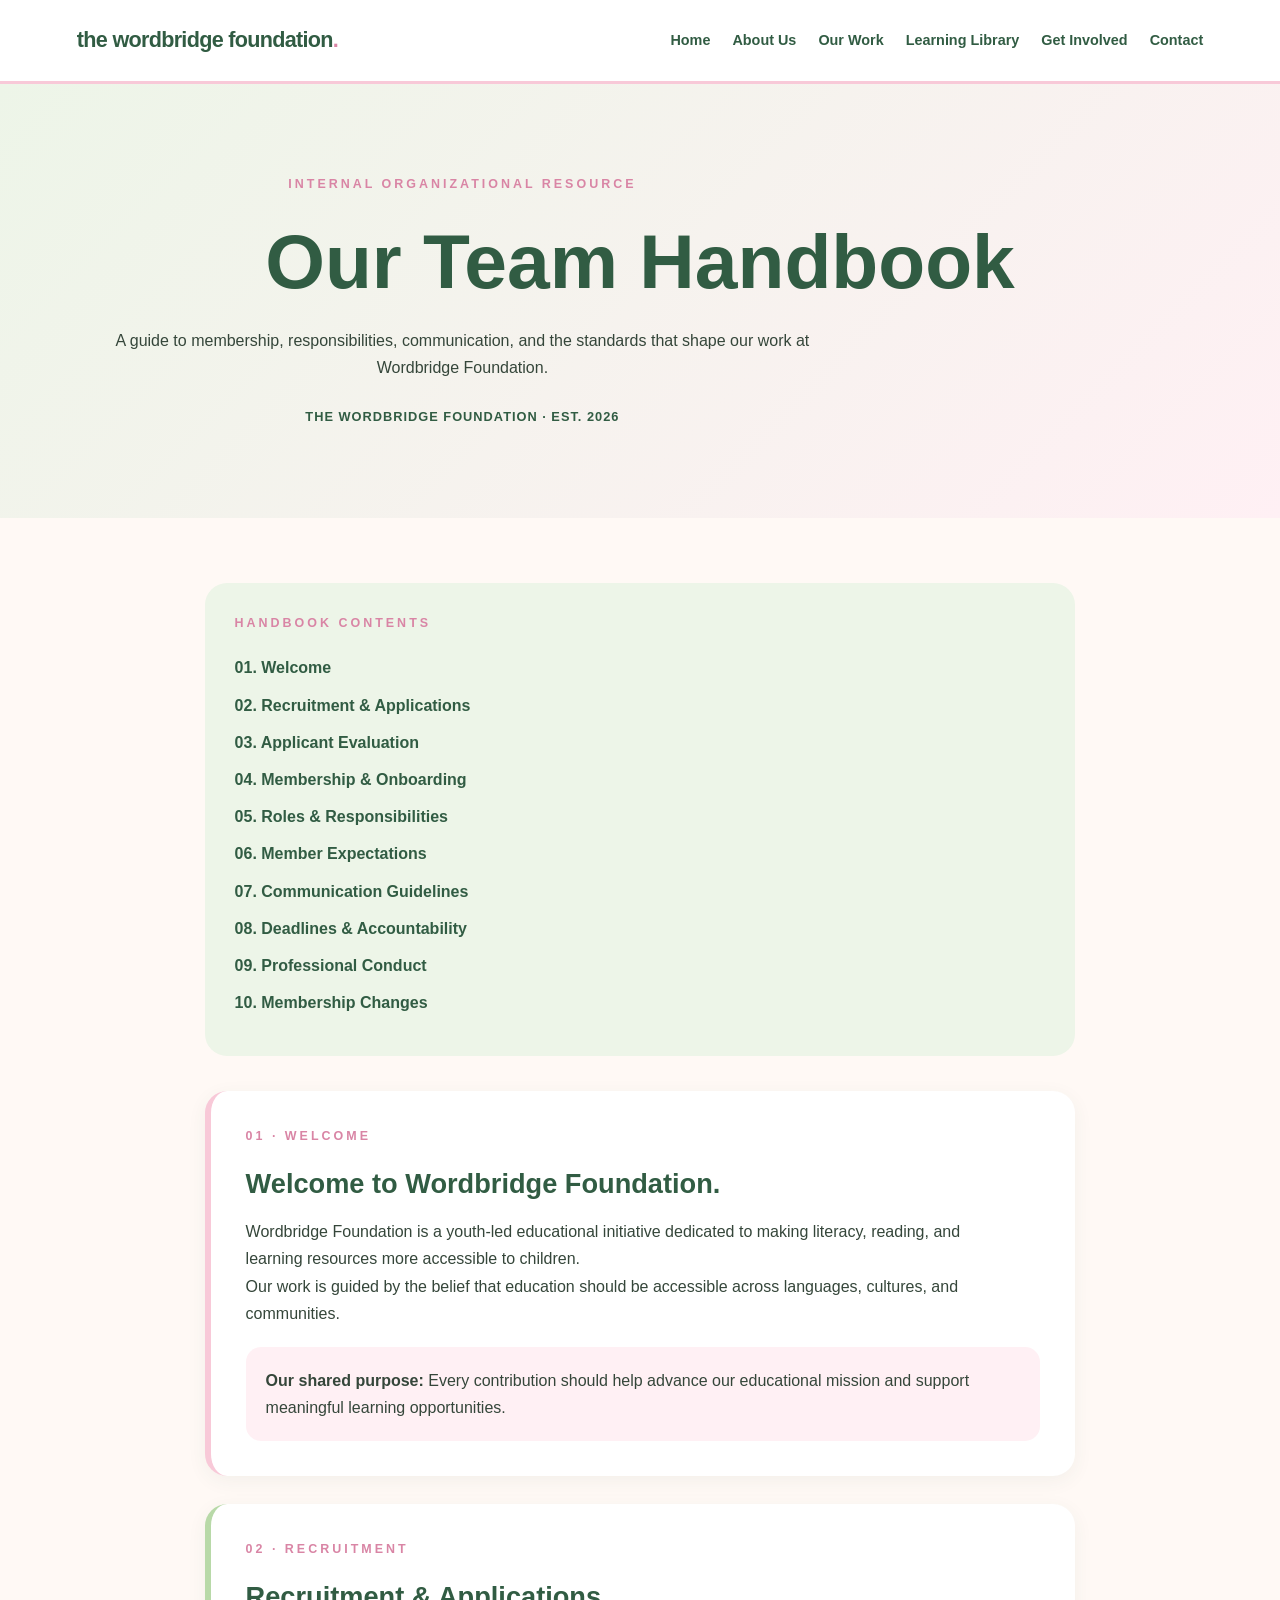
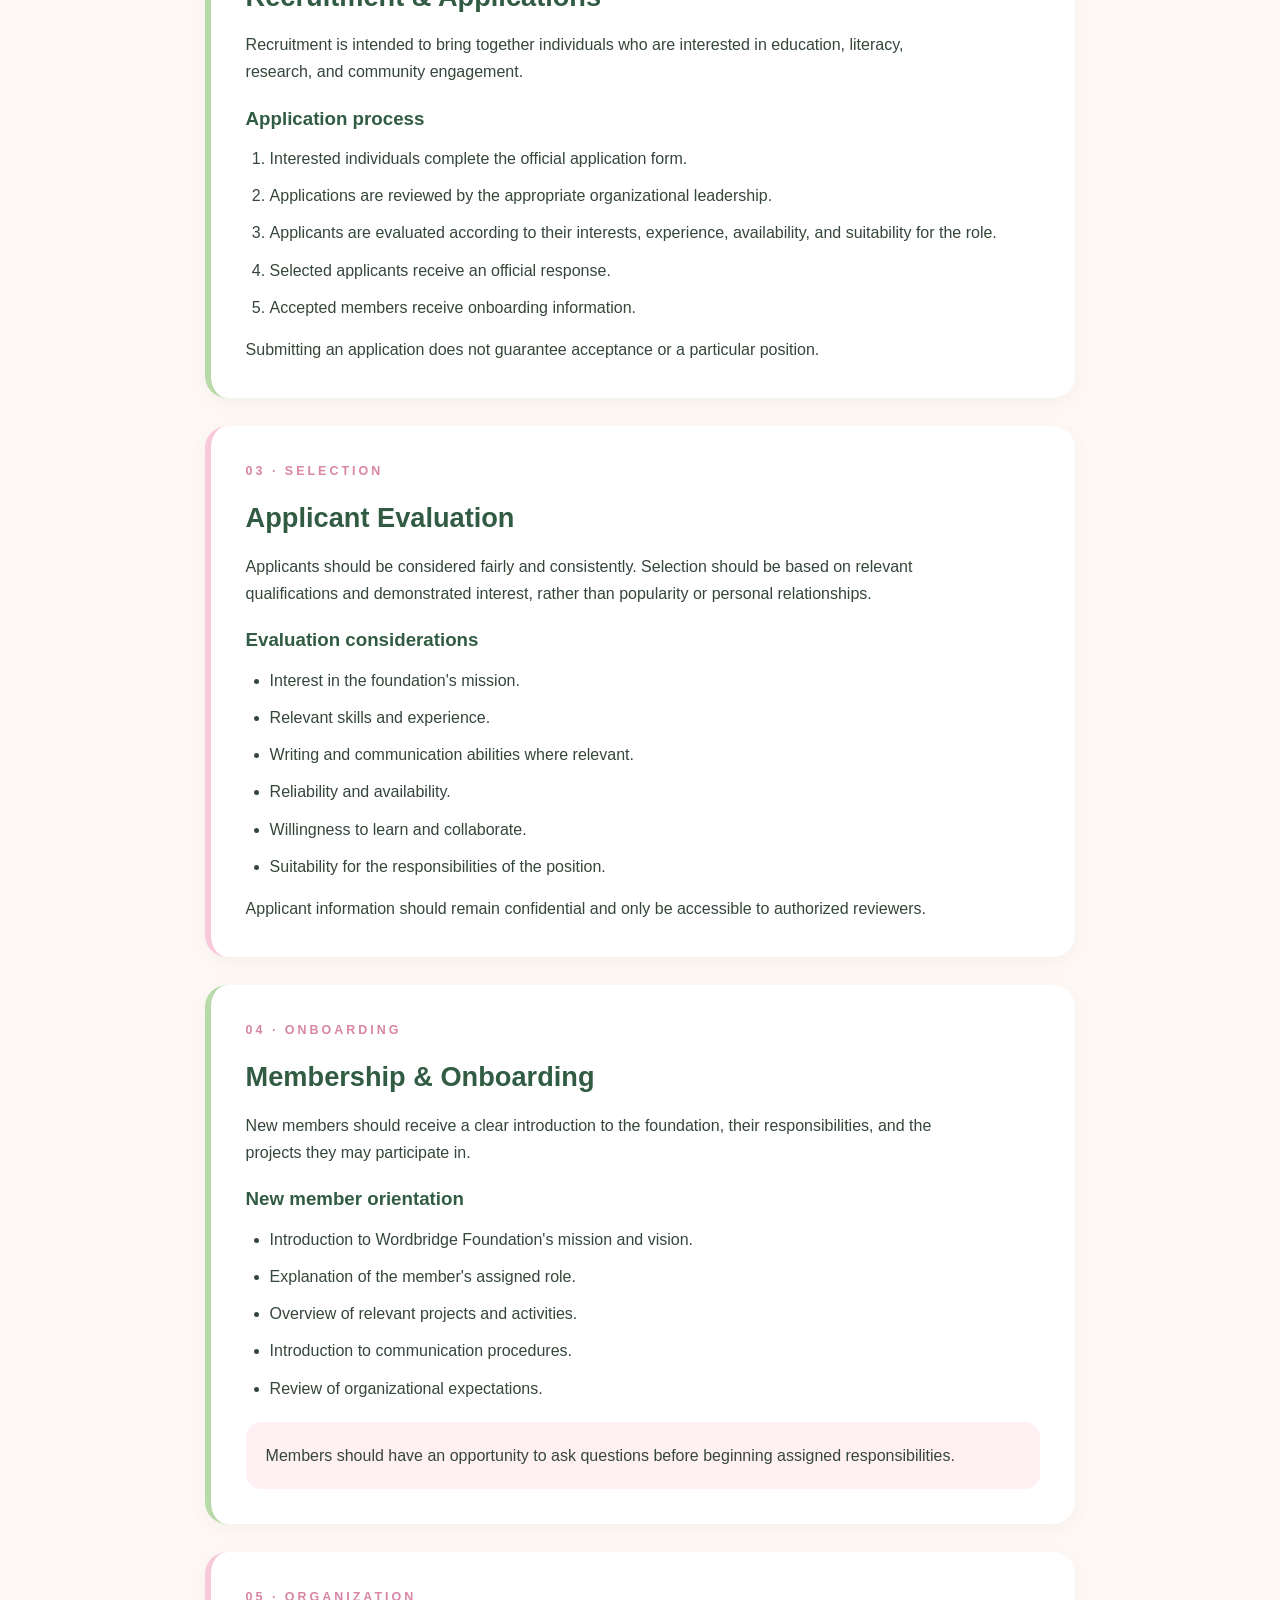
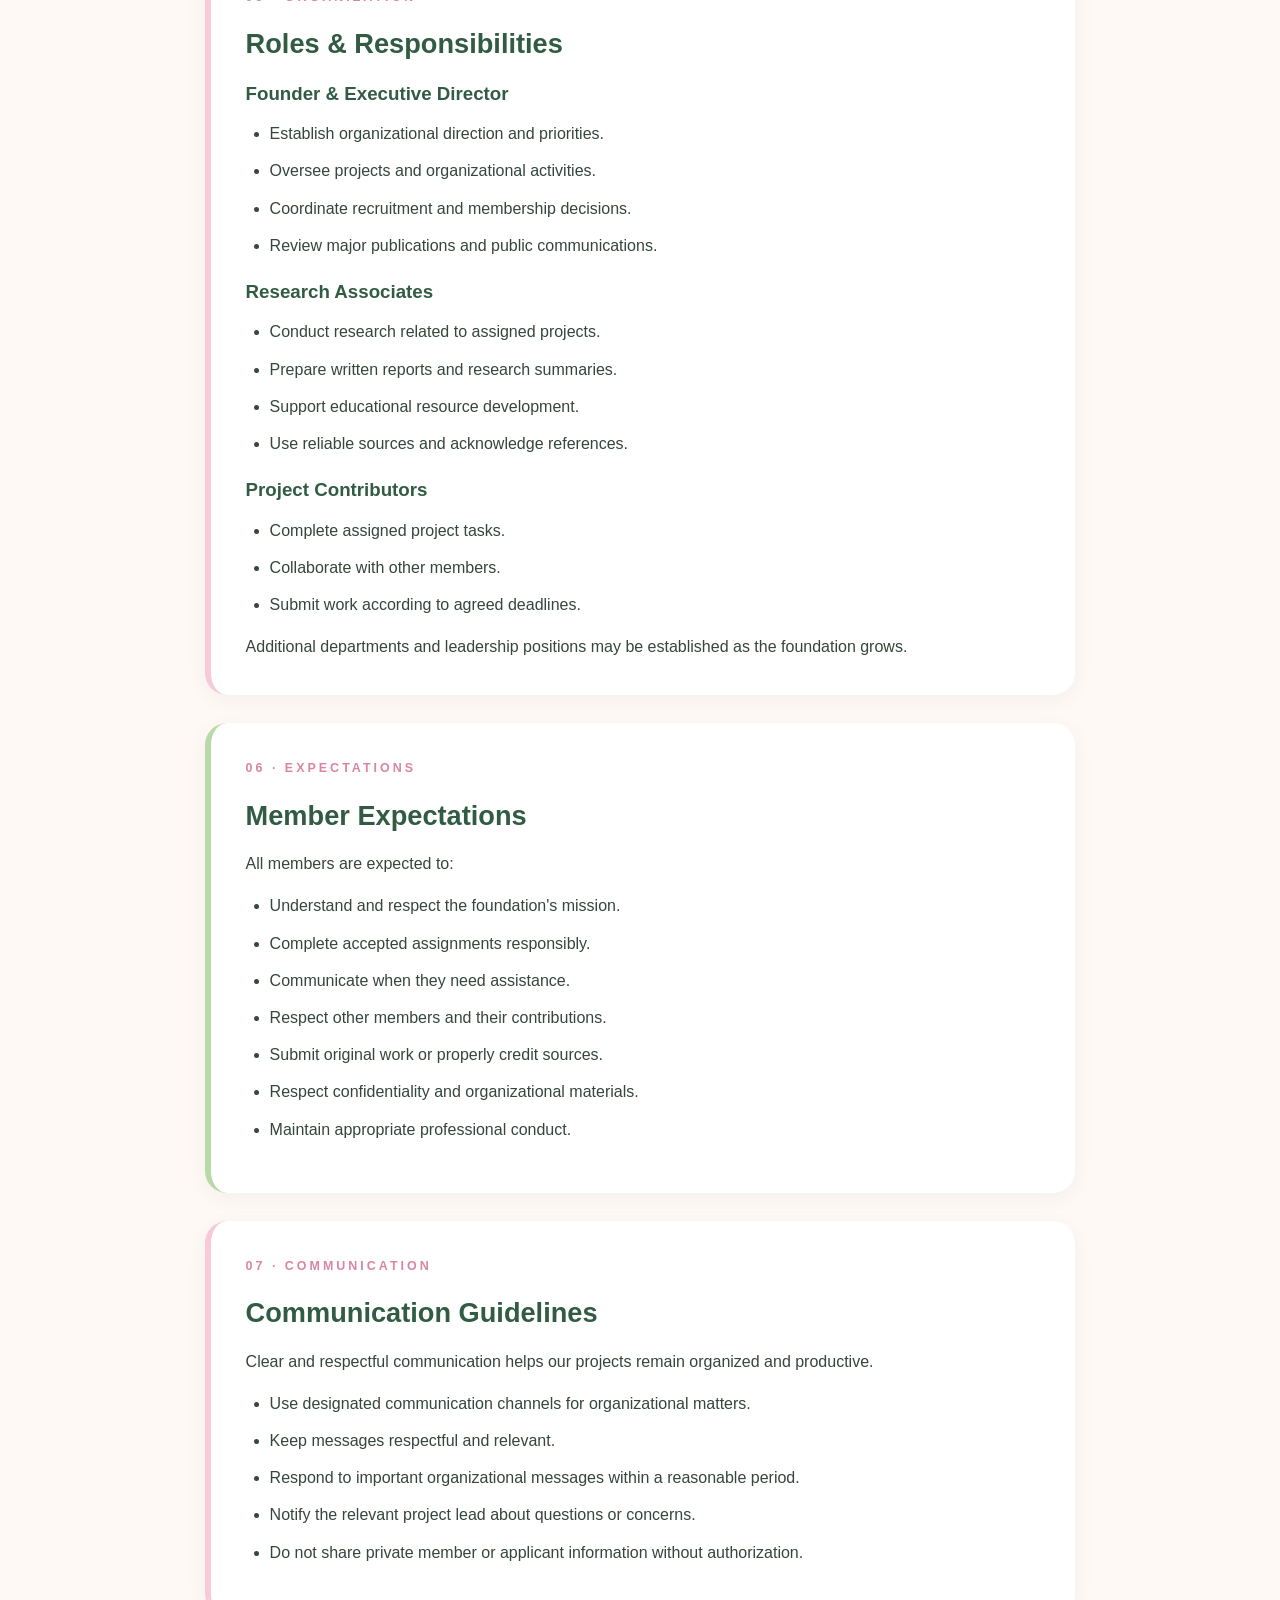
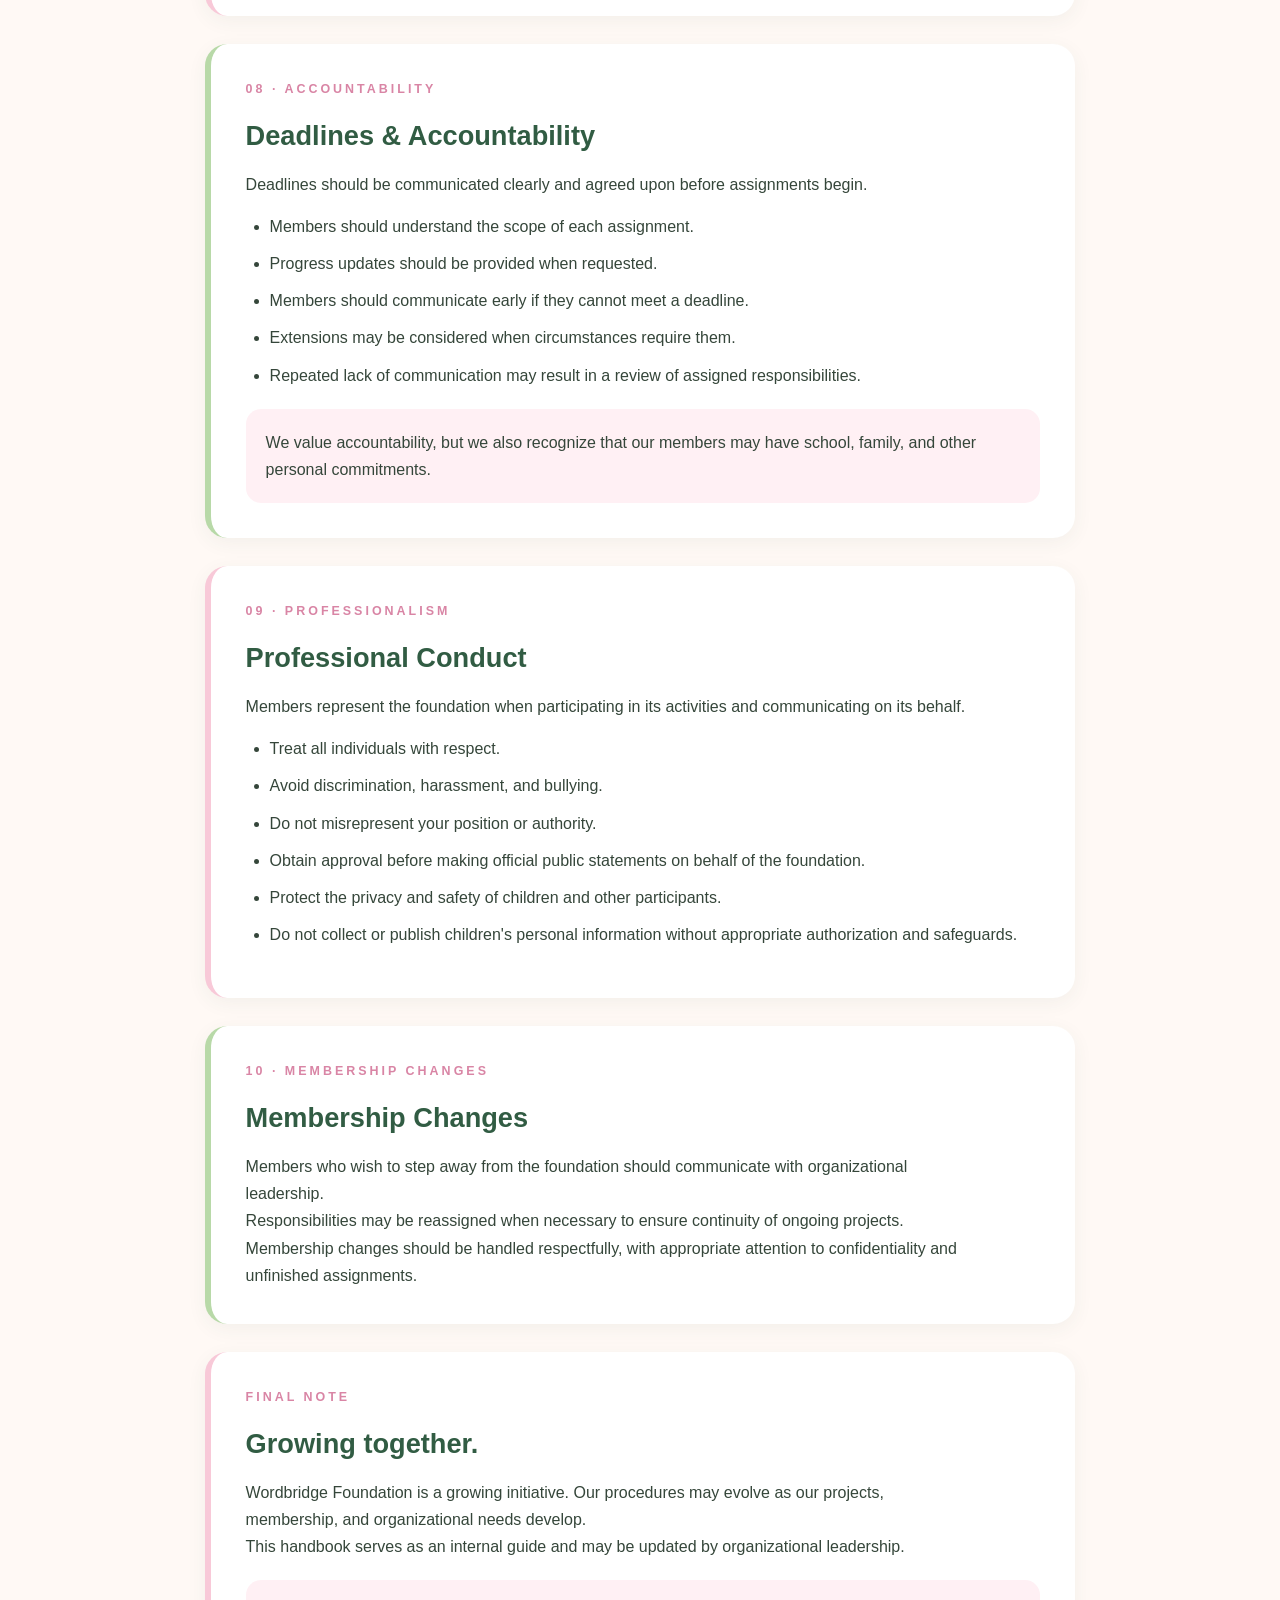
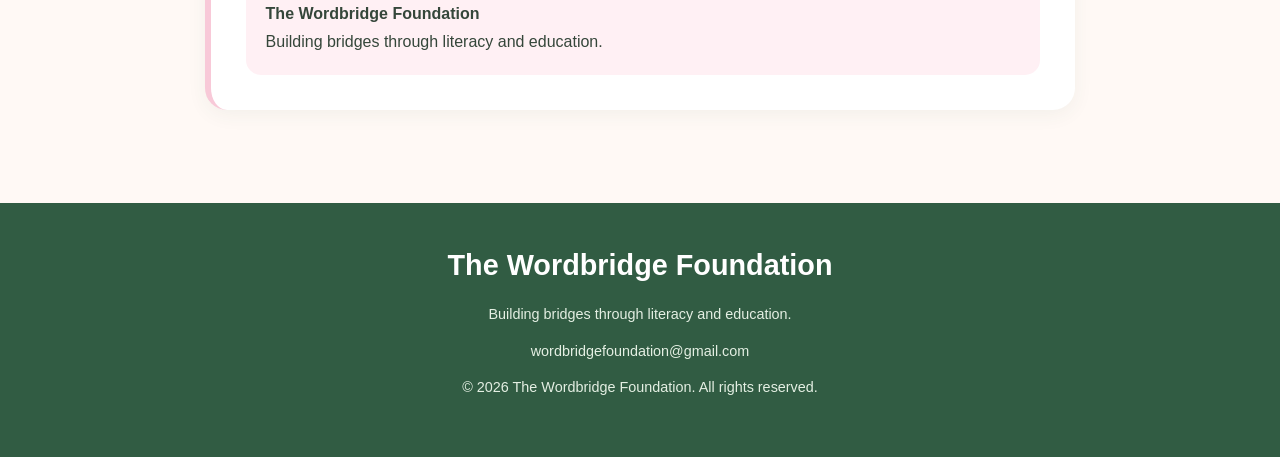
<file: team-handbook.html>
<!DOCTYPE html>
<html lang="en">
<head>
    <meta charset="UTF-8">
    <meta name="viewport" content="width=device-width, initial-scale=1.0">

    <title>Team Handbook | The Wordbridge Foundation</title>

    <meta name="description" content="The official team handbook of The Wordbridge Foundation, outlining recruitment, responsibilities, membership expectations, and organizational guidelines.">

    <link rel="stylesheet" href="css/style.css">

    <style>
        .handbook-hero {
            background: linear-gradient(135deg, #EDF5E8, #FFF0F4);
            text-align: center;
            padding: 90px 8%;
        }

        .handbook-hero h1 {
            margin-bottom: 20px;
        }

        .handbook-container {
            max-width: 1050px;
            margin: auto;
            padding: 65px 7%;
        }

        .handbook-section {
            background: white;
            padding: 35px;
            border-radius: 22px;
            margin-bottom: 28px;
            border-left: 6px solid #B8D9A8;
            box-shadow: 0 5px 20px rgba(49, 92, 67, 0.06);
        }

        .handbook-section:nth-child(even) {
            border-left-color: #F8C9D8;
        }

        .handbook-section h2 {
            font-size: 1.7rem;
            margin-bottom: 18px;
        }

        .handbook-section h3 {
            margin: 22px 0 10px;
        }

        .handbook-section ul,
        .handbook-section ol {
            padding-left: 24px;
            margin: 15px 0;
        }

        .handbook-section li {
            margin-bottom: 10px;
        }

        .handbook-note {
            background: #FFF0F4;
            padding: 20px;
            border-radius: 15px;
            margin-top: 20px;
        }

        .handbook-toc {
            background: #EDF5E8;
            padding: 30px;
            border-radius: 22px;
            margin-bottom: 35px;
        }

        .handbook-toc a {
            display: block;
            margin: 10px 0;
            font-weight: 600;
        }

        .handbook-footer {
            text-align: center;
            background: #315C43;
            color: white;
            padding: 45px 8%;
        }

        .handbook-footer h2 {
            color: white;
        }

        .handbook-footer p {
            margin: 12px auto;
        }

        @media(max-width: 600px) {
            .handbook-section {
                padding: 25px;
            }

            .handbook-hero {
                padding: 65px 7%;
            }
        }
    </style>
</head>

<body>

<header>
    <nav class="navbar">
        <a href="index.html" class="logo">
            the wordbridge foundation<span>.</span>
        </a>

        <div class="nav-links">
            <a href="index.html">Home</a>
            <a href="about.html">About Us</a>
            <a href="work.html">Our Work</a>
            <a href="library.html">Learning Library</a>
            <a href="get-involved.html">Get Involved</a>
            <a href="contact.html">Contact</a>
        </div>
    </nav>
</header>

<main>

    <section class="handbook-hero">
        <p class="eyebrow">INTERNAL ORGANIZATIONAL RESOURCE</p>

        <h1>Our Team Handbook</h1>

        <p>
            A guide to membership, responsibilities,
            communication, and the standards that
            shape our work at Wordbridge Foundation.
        </p>

        <p class="publication-details">
            THE WORDBRIDGE FOUNDATION · EST. 2026
        </p>
    </section>

    <div class="handbook-container">

        <div class="handbook-toc">
            <p class="eyebrow">HANDBOOK CONTENTS</p>

            <a href="#introduction">01. Welcome</a>
            <a href="#recruitment">02. Recruitment & Applications</a>
            <a href="#evaluation">03. Applicant Evaluation</a>
            <a href="#membership">04. Membership & Onboarding</a>
            <a href="#responsibilities">05. Roles & Responsibilities</a>
            <a href="#expectations">06. Member Expectations</a>
            <a href="#communication">07. Communication Guidelines</a>
            <a href="#accountability">08. Deadlines & Accountability</a>
            <a href="#conduct">09. Professional Conduct</a>
            <a href="#departure">10. Membership Changes</a>
        </div>

        <section class="handbook-section" id="introduction">
            <p class="eyebrow">01 · WELCOME</p>

            <h2>Welcome to Wordbridge Foundation.</h2>

            <p>
                Wordbridge Foundation is a youth-led educational
                initiative dedicated to making literacy, reading,
                and learning resources more accessible to children.
            </p>

            <p>
                Our work is guided by the belief that education
                should be accessible across languages, cultures,
                and communities.
            </p>

            <div class="handbook-note">
                <strong>Our shared purpose:</strong>
                Every contribution should help advance our
                educational mission and support meaningful
                learning opportunities.
            </div>
        </section>

        <section class="handbook-section" id="recruitment">
            <p class="eyebrow">02 · RECRUITMENT</p>

            <h2>Recruitment & Applications</h2>

            <p>
                Recruitment is intended to bring together
                individuals who are interested in education,
                literacy, research, and community engagement.
            </p>

            <h3>Application process</h3>

            <ol>
                <li>Interested individuals complete the official application form.</li>
                <li>Applications are reviewed by the appropriate organizational leadership.</li>
                <li>Applicants are evaluated according to their interests, experience, availability, and suitability for the role.</li>
                <li>Selected applicants receive an official response.</li>
                <li>Accepted members receive onboarding information.</li>
            </ol>

            <p>
                Submitting an application does not guarantee
                acceptance or a particular position.
            </p>
        </section>

        <section class="handbook-section" id="evaluation">
            <p class="eyebrow">03 · SELECTION</p>

            <h2>Applicant Evaluation</h2>

            <p>
                Applicants should be considered fairly and
                consistently. Selection should be based on
                relevant qualifications and demonstrated interest,
                rather than popularity or personal relationships.
            </p>

            <h3>Evaluation considerations</h3>

            <ul>
                <li>Interest in the foundation's mission.</li>
                <li>Relevant skills and experience.</li>
                <li>Writing and communication abilities where relevant.</li>
                <li>Reliability and availability.</li>
                <li>Willingness to learn and collaborate.</li>
                <li>Suitability for the responsibilities of the position.</li>
            </ul>

            <p>
                Applicant information should remain confidential
                and only be accessible to authorized reviewers.
            </p>
        </section>

        <section class="handbook-section" id="membership">
            <p class="eyebrow">04 · ONBOARDING</p>

            <h2>Membership & Onboarding</h2>

            <p>
                New members should receive a clear introduction
                to the foundation, their responsibilities,
                and the projects they may participate in.
            </p>

            <h3>New member orientation</h3>

            <ul>
                <li>Introduction to Wordbridge Foundation's mission and vision.</li>
                <li>Explanation of the member's assigned role.</li>
                <li>Overview of relevant projects and activities.</li>
                <li>Introduction to communication procedures.</li>
                <li>Review of organizational expectations.</li>
            </ul>

            <div class="handbook-note">
                Members should have an opportunity to ask questions
                before beginning assigned responsibilities.
            </div>
        </section>

        <section class="handbook-section" id="responsibilities">
            <p class="eyebrow">05 · ORGANIZATION</p>

            <h2>Roles & Responsibilities</h2>

            <h3>Founder & Executive Director</h3>

            <ul>
                <li>Establish organizational direction and priorities.</li>
                <li>Oversee projects and organizational activities.</li>
                <li>Coordinate recruitment and membership decisions.</li>
                <li>Review major publications and public communications.</li>
            </ul>

            <h3>Research Associates</h3>

            <ul>
                <li>Conduct research related to assigned projects.</li>
                <li>Prepare written reports and research summaries.</li>
                <li>Support educational resource development.</li>
                <li>Use reliable sources and acknowledge references.</li>
            </ul>

            <h3>Project Contributors</h3>

            <ul>
                <li>Complete assigned project tasks.</li>
                <li>Collaborate with other members.</li>
                <li>Submit work according to agreed deadlines.</li>
            </ul>

            <p>
                Additional departments and leadership positions
                may be established as the foundation grows.
            </p>
        </section>

        <section class="handbook-section" id="expectations">
            <p class="eyebrow">06 · EXPECTATIONS</p>

            <h2>Member Expectations</h2>

            <p>All members are expected to:</p>

            <ul>
                <li>Understand and respect the foundation's mission.</li>
                <li>Complete accepted assignments responsibly.</li>
                <li>Communicate when they need assistance.</li>
                <li>Respect other members and their contributions.</li>
                <li>Submit original work or properly credit sources.</li>
                <li>Respect confidentiality and organizational materials.</li>
                <li>Maintain appropriate professional conduct.</li>
            </ul>
        </section>

        <section class="handbook-section" id="communication">
            <p class="eyebrow">07 · COMMUNICATION</p>

            <h2>Communication Guidelines</h2>

            <p>
                Clear and respectful communication helps
                our projects remain organized and productive.
            </p>

            <ul>
                <li>Use designated communication channels for organizational matters.</li>
                <li>Keep messages respectful and relevant.</li>
                <li>Respond to important organizational messages within a reasonable period.</li>
                <li>Notify the relevant project lead about questions or concerns.</li>
                <li>Do not share private member or applicant information without authorization.</li>
            </ul>
        </section>

        <section class="handbook-section" id="accountability">
            <p class="eyebrow">08 · ACCOUNTABILITY</p>

            <h2>Deadlines & Accountability</h2>

            <p>
                Deadlines should be communicated clearly
                and agreed upon before assignments begin.
            </p>

            <ul>
                <li>Members should understand the scope of each assignment.</li>
                <li>Progress updates should be provided when requested.</li>
                <li>Members should communicate early if they cannot meet a deadline.</li>
                <li>Extensions may be considered when circumstances require them.</li>
                <li>Repeated lack of communication may result in a review of assigned responsibilities.</li>
            </ul>

            <div class="handbook-note">
                We value accountability, but we also recognize
                that our members may have school, family,
                and other personal commitments.
            </div>
        </section>

        <section class="handbook-section" id="conduct">
            <p class="eyebrow">09 · PROFESSIONALISM</p>

            <h2>Professional Conduct</h2>

            <p>
                Members represent the foundation when participating
                in its activities and communicating on its behalf.
            </p>

            <ul>
                <li>Treat all individuals with respect.</li>
                <li>Avoid discrimination, harassment, and bullying.</li>
                <li>Do not misrepresent your position or authority.</li>
                <li>Obtain approval before making official public statements on behalf of the foundation.</li>
                <li>Protect the privacy and safety of children and other participants.</li>
                <li>Do not collect or publish children's personal information without appropriate authorization and safeguards.</li>
            </ul>
        </section>

        <section class="handbook-section" id="departure">
            <p class="eyebrow">10 · MEMBERSHIP CHANGES</p>

            <h2>Membership Changes</h2>

            <p>
                Members who wish to step away from the foundation
                should communicate with organizational leadership.
            </p>

            <p>
                Responsibilities may be reassigned when necessary
                to ensure continuity of ongoing projects.
            </p>

            <p>
                Membership changes should be handled respectfully,
                with appropriate attention to confidentiality
                and unfinished assignments.
            </p>
        </section>

        <section class="handbook-section">
            <p class="eyebrow">FINAL NOTE</p>

            <h2>Growing together.</h2>

            <p>
                Wordbridge Foundation is a growing initiative.
                Our procedures may evolve as our projects,
                membership, and organizational needs develop.
            </p>

            <p>
                This handbook serves as an internal guide
                and may be updated by organizational leadership.
            </p>

            <div class="handbook-note">
                <strong>The Wordbridge Foundation</strong><br>
                Building bridges through literacy and education.
            </div>
        </section>

    </div>

</main>

<footer class="handbook-footer">
    <h2>The Wordbridge Foundation</h2>

    <p>Building bridges through literacy and education.</p>

    <p>
        wordbridgefoundation@gmail.com
    </p>

    <p>© 2026 The Wordbridge Foundation. All rights reserved.</p>
</footer>

</body>
</html>
</file>
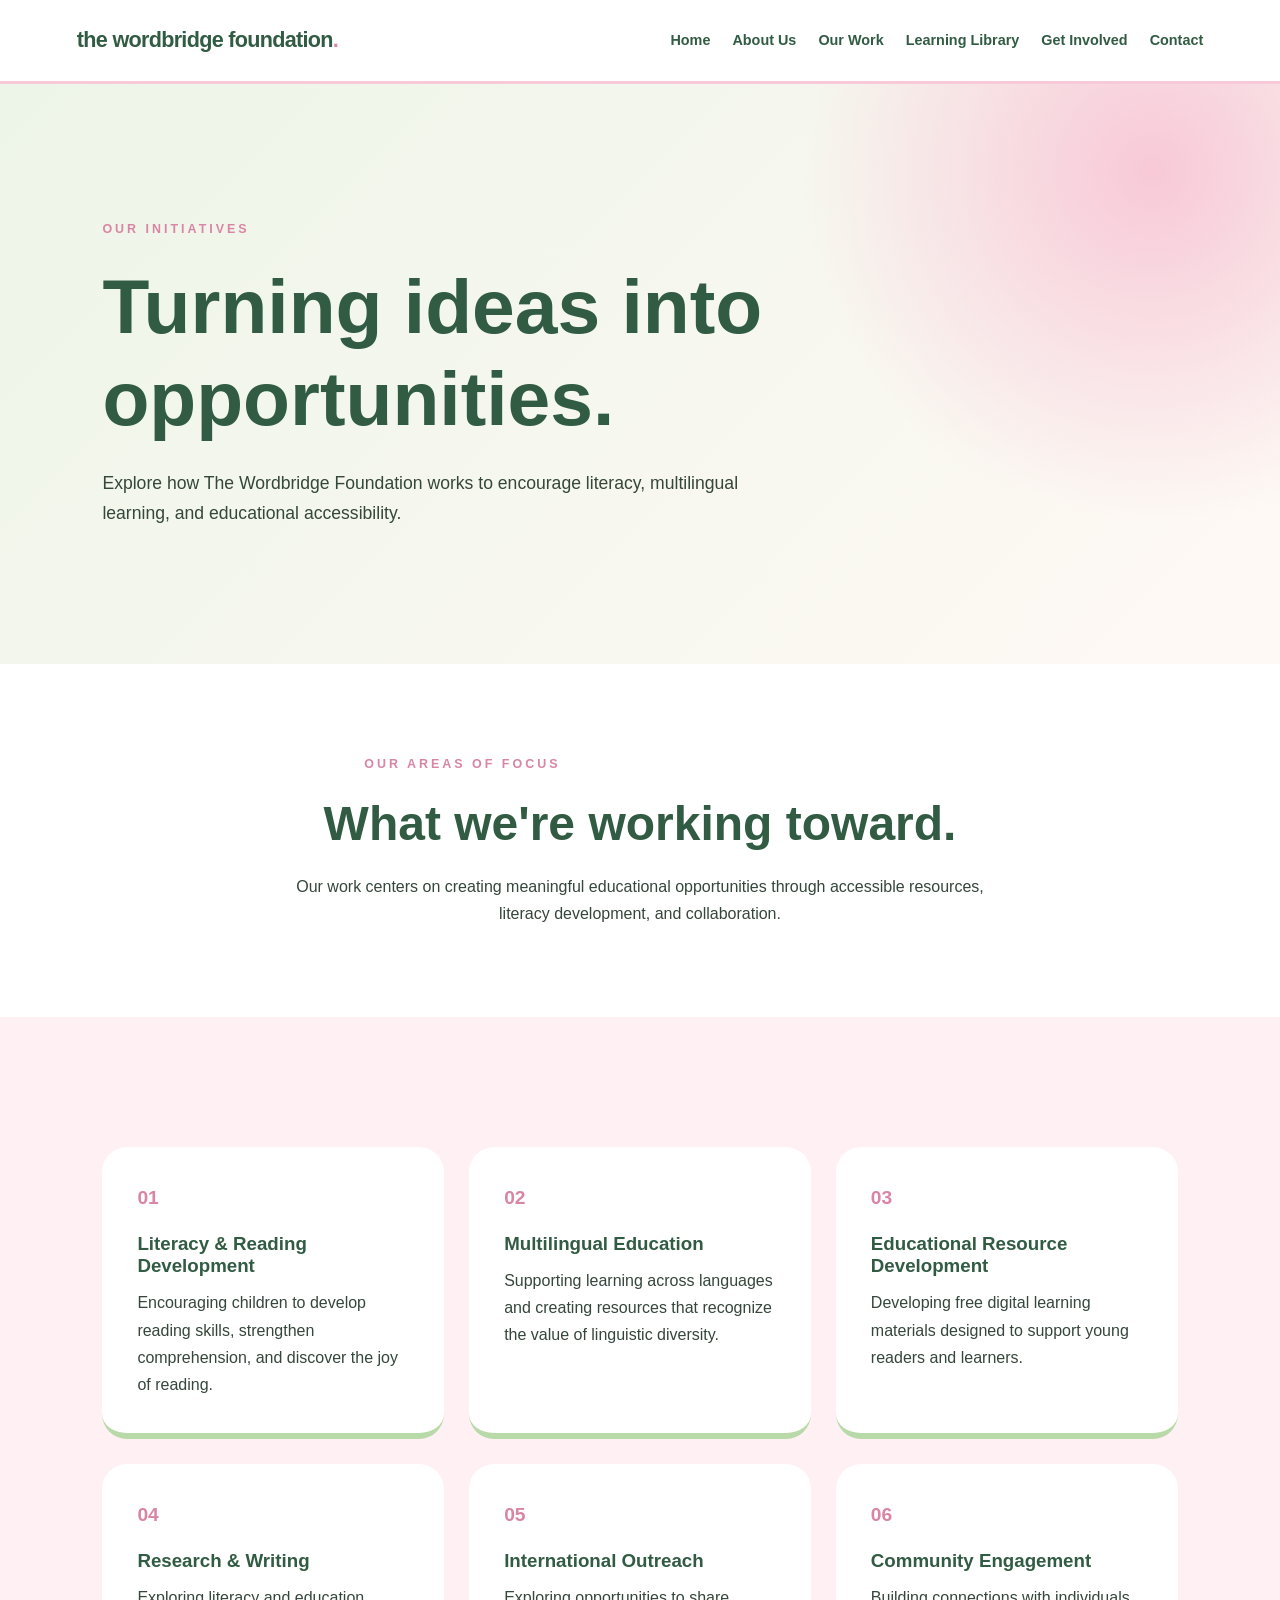
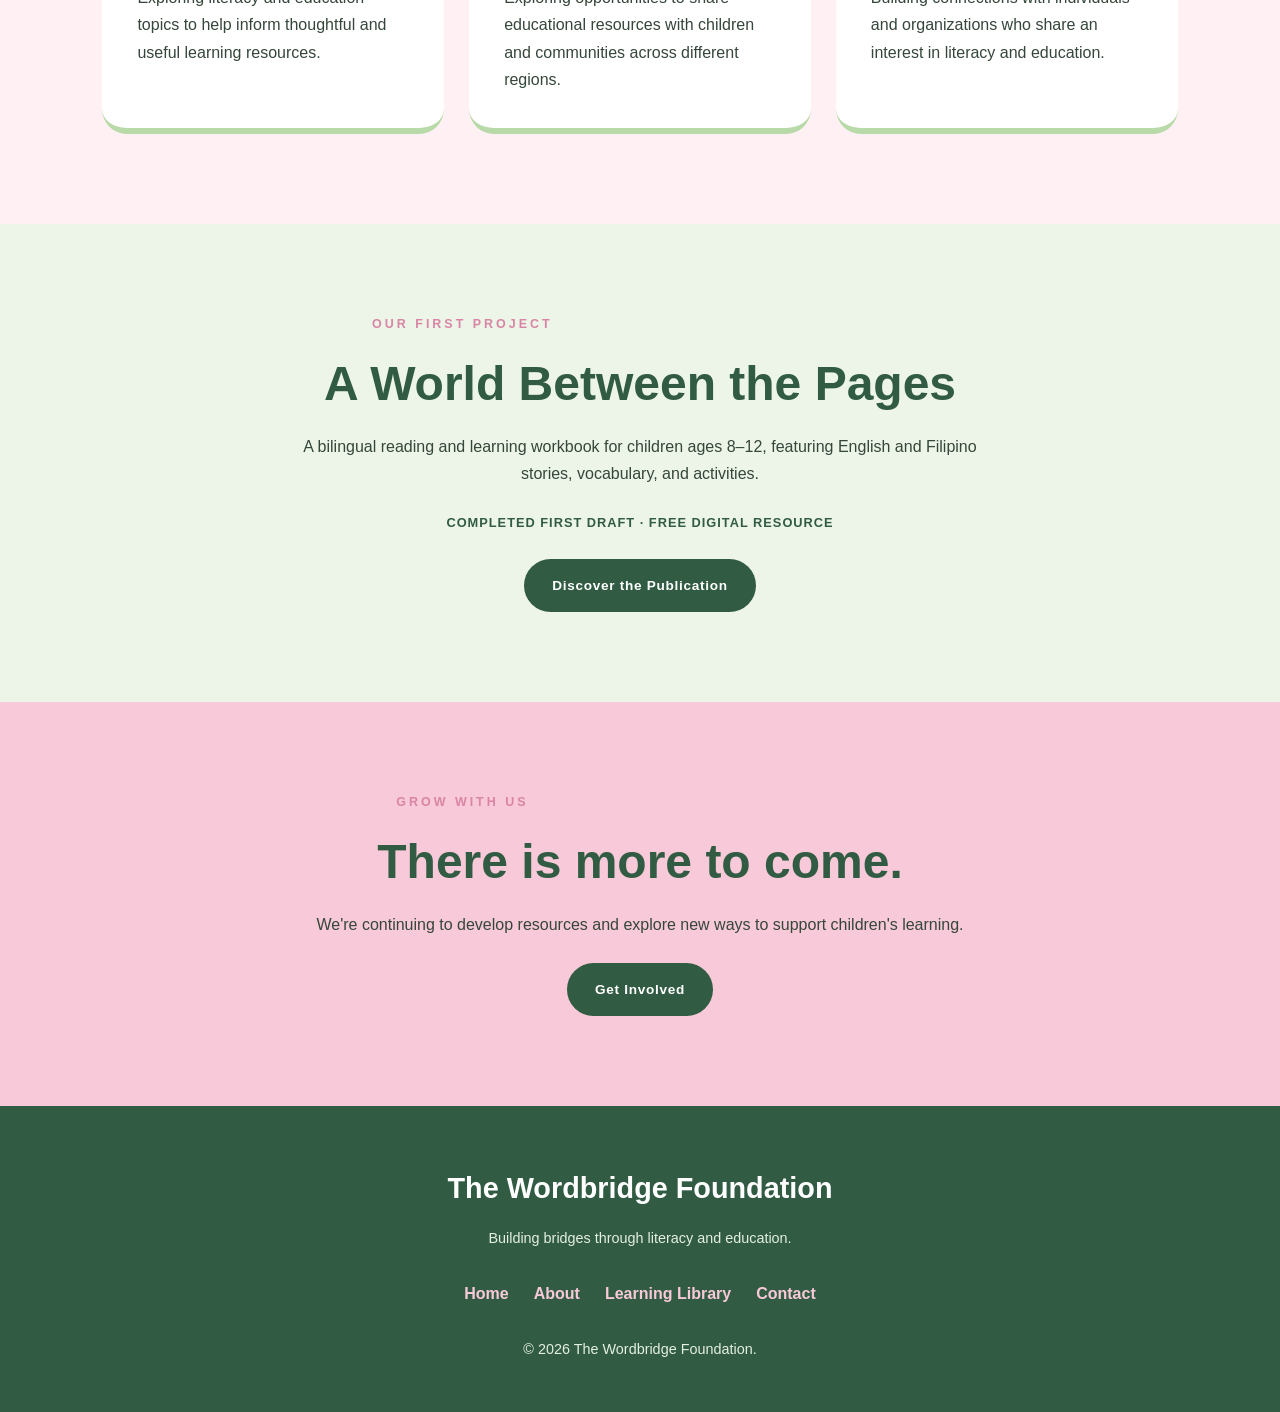
<file: work.html>
<!DOCTYPE html>
<html lang="en">
<head>
    <meta charset="UTF-8">
    <meta name="viewport" content="width=device-width, initial-scale=1.0">
    <title>Our Work | The Wordbridge Foundation</title>
    <link rel="stylesheet" href="css/style.css">
</head>

<body>

<header>
    <nav class="navbar">
        <a href="index.html" class="logo">the wordbridge foundation<span>.</span></a>

        <div class="nav-links">
            <a href="index.html">Home</a>
            <a href="about.html">About Us</a>
            <a href="work.html">Our Work</a>
            <a href="library.html">Learning Library</a>
            <a href="get-involved.html">Get Involved</a>
            <a href="contact.html">Contact</a>
        </div>
    </nav>
</header>

<main>

<section class="hero">
    <p class="eyebrow">OUR INITIATIVES</p>
    <h1>Turning ideas into opportunities.</h1>
    <p>
        Explore how The Wordbridge Foundation works to encourage
        literacy, multilingual learning, and educational accessibility.
    </p>
</section>

<section class="intro">
    <p class="eyebrow">OUR AREAS OF FOCUS</p>
    <h2>What we're working toward.</h2>
    <p>
        Our work centers on creating meaningful educational opportunities
        through accessible resources, literacy development, and collaboration.
    </p>
</section>

<section class="focus">
    <div class="focus-grid">

        <article class="focus-card">
            <span>01</span>
            <h3>Literacy & Reading Development</h3>
            <p>
                Encouraging children to develop reading skills,
                strengthen comprehension, and discover the joy of reading.
            </p>
        </article>

        <article class="focus-card">
            <span>02</span>
            <h3>Multilingual Education</h3>
            <p>
                Supporting learning across languages and creating
                resources that recognize the value of linguistic diversity.
            </p>
        </article>

        <article class="focus-card">
            <span>03</span>
            <h3>Educational Resource Development</h3>
            <p>
                Developing free digital learning materials designed
                to support young readers and learners.
            </p>
        </article>

        <article class="focus-card">
            <span>04</span>
            <h3>Research & Writing</h3>
            <p>
                Exploring literacy and education topics to help inform
                thoughtful and useful learning resources.
            </p>
        </article>

        <article class="focus-card">
            <span>05</span>
            <h3>International Outreach</h3>
            <p>
                Exploring opportunities to share educational resources
                with children and communities across different regions.
            </p>
        </article>

        <article class="focus-card">
            <span>06</span>
            <h3>Community Engagement</h3>
            <p>
                Building connections with individuals and organizations
                who share an interest in literacy and education.
            </p>
        </article>

    </div>
</section>

<section class="featured">
    <p class="eyebrow">OUR FIRST PROJECT</p>
    <h2>A World Between the Pages</h2>

    <p>
        A bilingual reading and learning workbook for children ages 8–12,
        featuring English and Filipino stories, vocabulary, and activities.
    </p>

    <p class="publication-details">
        COMPLETED FIRST DRAFT · FREE DIGITAL RESOURCE
    </p>

    <a href="library.html" class="button">Discover the Publication</a>
</section>

<section class="involved">
    <p class="eyebrow">GROW WITH US</p>
    <h2>There is more to come.</h2>
    <p>
        We're continuing to develop resources and explore new ways
        to support children's learning.
    </p>
    <a href="get-involved.html" class="button">Get Involved</a>
</section>

</main>

<footer>
    <h2>The Wordbridge Foundation</h2>
    <p>Building bridges through literacy and education.</p>

    <div class="footer-links">
        <a href="index.html">Home</a>
        <a href="about.html">About</a>
        <a href="library.html">Learning Library</a>
        <a href="contact.html">Contact</a>
    </div>

    <p>© 2026 The Wordbridge Foundation.</p>
</footer>

</body>
</html>
</file>
<file: css/style.css>
/* =====================================
   THE WORDBRIDGE FOUNDATION
   Pink & Green Visual Identity
===================================== */

:root {
    --pink: #F8C9D8;
    --pink-light: #FFF0F4;
    --pink-dark: #D985A5;
    --green: #B8D9A8;
    --green-light: #EDF5E8;
    --green-dark: #315C43;
    --cream: #FFF9F5;
    --white: #FFFFFF;
    --text: #35463A;
    --muted: #718071;
}

/* GENERAL */

* {
    margin: 0;
    padding: 0;
    box-sizing: border-box;
}

html {
    scroll-behavior: smooth;
}

body {
    font-family: "Trebuchet MS", Arial, sans-serif;
    background: var(--cream);
    color: var(--text);
    line-height: 1.7;
}

a {
    color: var(--green-dark);
    text-decoration: none;
    transition: 0.3s ease;
}

a:hover {
    color: var(--pink-dark);
}

section {
    padding: 90px 8%;
}

h1, h2, h3 {
    line-height: 1.2;
    color: var(--green-dark);
    font-weight: 700;
}

h1 {
    font-size: clamp(2.6rem, 6vw, 5rem);
}

h2 {
    font-size: clamp(2rem, 4vw, 3rem);
    margin-bottom: 20px;
}

p {
    max-width: 720px;
}

/* NAVIGATION */

header {
    background: var(--white);
    border-bottom: 3px solid var(--pink);
    position: relative;
    z-index: 10;
}

.navbar {
    max-width: 1400px;
    margin: auto;
    padding: 22px 6%;
    display: flex;
    align-items: center;
    justify-content: space-between;
    gap: 25px;
}

.logo {
    font-size: 1.35rem;
    font-weight: 800;
    color: var(--green-dark);
    letter-spacing: -0.7px;
}

.logo span {
    color: var(--pink-dark);
}

.nav-links {
    display: flex;
    flex-wrap: wrap;
    gap: 22px;
}

.nav-links a {
    font-size: 0.9rem;
    font-weight: 600;
}

/* EYEBROWS */

.eyebrow {
    color: var(--pink-dark);
    font-size: 0.78rem;
    font-weight: 800;
    letter-spacing: 3px;
    margin-bottom: 20px;
}

/* BUTTONS */

.button,
.contact-button {
    display: inline-block;
    background: var(--green-dark);
    color: var(--white);
    padding: 15px 28px;
    border-radius: 50px;
    font-size: 0.85rem;
    font-weight: 800;
    letter-spacing: 0.7px;
    margin-top: 25px;
}

.button:hover,
.contact-button:hover {
    background: var(--pink-dark);
    color: var(--white);
    transform: translateY(-3px);
}

.text-link {
    display: inline-block;
    margin-left: 18px;
    font-weight: 700;
}

/* HERO */

.hero {
    background:
        radial-gradient(circle at 90% 15%, var(--pink) 0, transparent 28%),
        linear-gradient(135deg, var(--green-light), var(--cream));
    min-height: 580px;
    display: flex;
    flex-direction: column;
    justify-content: center;
    align-items: flex-start;
}

.hero h1 {
    max-width: 850px;
    margin-bottom: 25px;
}

.hero p:not(.eyebrow) {
    font-size: 1.1rem;
    max-width: 680px;
}

/* INTRODUCTION */

.intro {
    background: var(--white);
    text-align: center;
}

.intro p:not(.eyebrow) {
    margin: 0 auto;
}

/* FOCUS */

.focus {
    background: var(--pink-light);
}

.focus-grid {
    display: grid;
    grid-template-columns: repeat(3, 1fr);
    gap: 25px;
    margin-top: 40px;
}

.focus-card {
    background: var(--white);
    padding: 35px;
    border-radius: 25px;
    border-bottom: 6px solid var(--green);
    transition: 0.3s ease;
}

.focus-card:hover {
    transform: translateY(-7px);
    border-bottom-color: var(--pink-dark);
}

.focus-card span,
.contact-card span {
    color: var(--pink-dark);
    font-size: 1.2rem;
    font-weight: 800;
}

.focus-card h3 {
    margin: 18px 0 12px;
}

/* FEATURED PUBLICATION */

.featured {
    background: var(--green-light);
    text-align: center;
}

.featured p:not(.eyebrow) {
    margin: 0 auto;
}

.publication-details {
    color: var(--green-dark);
    font-weight: 800;
    letter-spacing: 1px;
    font-size: 0.8rem;
    margin-top: 25px !important;
}

/* GET INVOLVED */

.involved {
    background: var(--pink);
    text-align: center;
}

.involved p:not(.eyebrow) {
    margin: 0 auto;
}

.involved h2 {
    color: var(--green-dark);
}

/* CONTACT PREVIEW */

.contact-preview {
    background: var(--green-light);
    text-align: center;
}

.contact-preview p:not(.eyebrow) {
    margin: 0 auto;
}

/* CONTACT PAGE */

.contact-hero {
    background:
        radial-gradient(circle at 85% 20%, var(--green) 0, transparent 30%),
        linear-gradient(135deg, var(--pink-light), var(--cream));
    text-align: center;
    padding: 110px 8%;
}

.contact-hero h1 {
    max-width: 900px;
    margin: 0 auto 25px;
}

.contact-hero p:not(.eyebrow) {
    margin: 0 auto;
    font-size: 1.05rem;
}

.contact-section {
    background: var(--white);
}

.contact-intro {
    text-align: center;
    margin-bottom: 50px;
}

.contact-intro p:not(.eyebrow) {
    margin: 0 auto;
}

.contact-grid {
    display: grid;
    grid-template-columns: repeat(3, 1fr);
    gap: 25px;
}

.contact-card {
    background: var(--pink-light);
    border-radius: 25px;
    padding: 35px;
    border-bottom: 6px solid var(--green);
    transition: 0.3s ease;
}

.contact-card:hover {
    transform: translateY(-7px);
    background: var(--green-light);
    border-bottom-color: var(--pink-dark);
}

.contact-card h3 {
    margin: 18px 0 12px;
    font-size: 1.4rem;
}

.contact-card p {
    margin-bottom: 20px;
}

.contact-card a {
    font-weight: 800;
    overflow-wrap: anywhere;
}

.contact-note {
    background: var(--pink);
    text-align: center;
}

.contact-note p:not(.eyebrow) {
    margin: 0 auto;
}

/* FOOTER */

footer {
    background: var(--green-dark);
    color: var(--white);
    text-align: center;
    padding: 65px 8% 35px;
}

footer h2 {
    color: var(--white);
    font-size: 1.8rem;
}

footer p {
    margin: 15px auto;
    color: #E4EFE3;
    font-size: 0.9rem;
}

.footer-links,
.footer-contact {
    display: flex;
    justify-content: center;
    flex-wrap: wrap;
    gap: 25px;
    margin: 30px 0;
}

.footer-links a,
.footer-contact a {
    color: var(--pink);
    font-weight: 600;
}

.footer-links a:hover,
.footer-contact a:hover {
    color: var(--white);
}

/* RESPONSIVE DESIGN */

@media (max-width: 850px) {

    .navbar {
        flex-direction: column;
        text-align: center;
    }

    .nav-links {
        justify-content: center;
        gap: 14px;
    }

    .focus-grid,
    .contact-grid {
        grid-template-columns: 1fr;
    }

    section {
        padding: 70px 7%;
    }

    .hero {
        min-height: 500px;
    }

}

@media (max-width: 480px) {

    .logo {
        font-size: 1.15rem;
    }

    .nav-links a {
        font-size: 0.8rem;
    }

    .hero h1 {
        font-size: 2.6rem;
    }

    .button {
        padding: 13px 22px;
    }

    .text-link {
        margin-left: 0;
        margin-top: 15px;
    }

    .contact-card {
        padding: 28px;
    }

}
</file>
